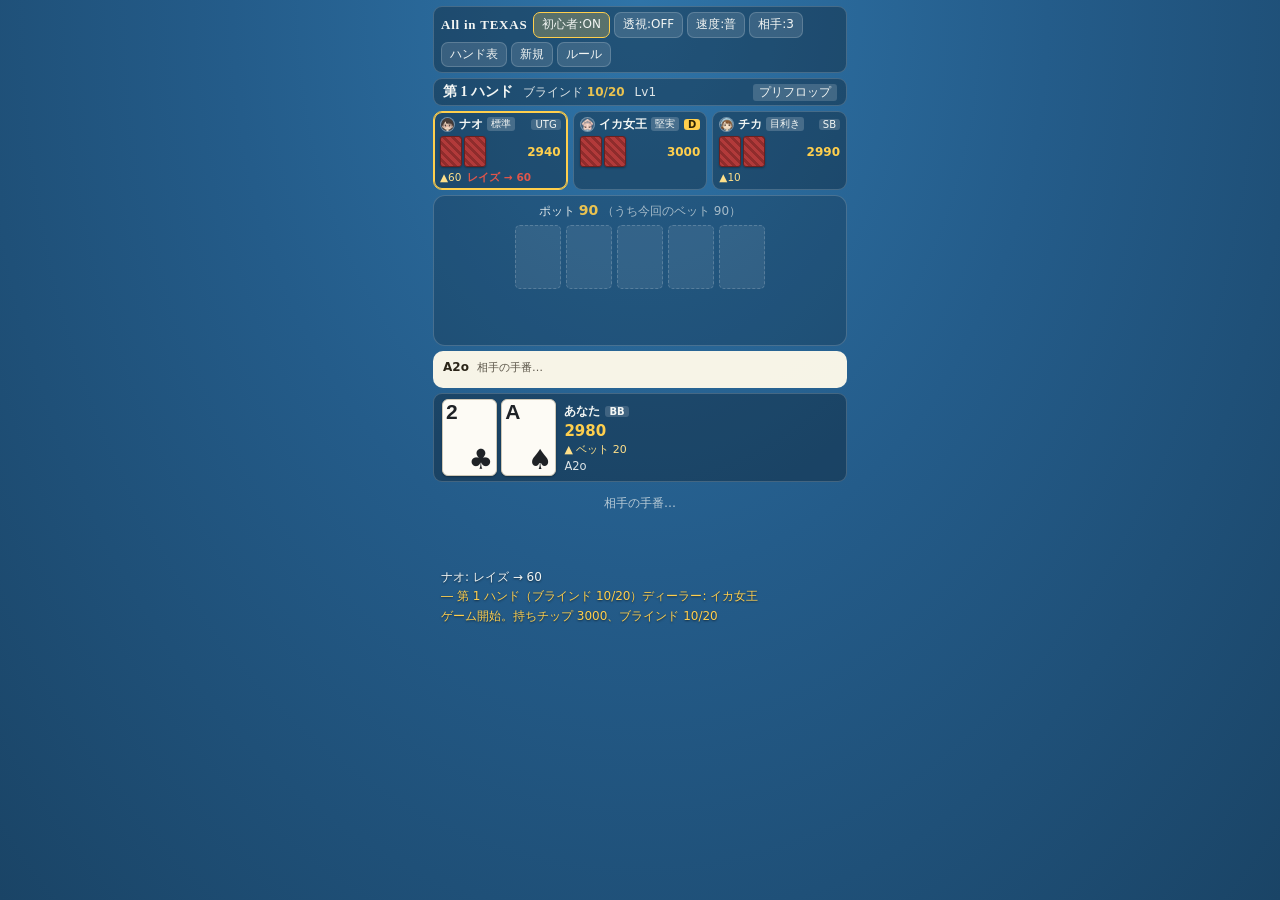
<file: app/index.html>
<!DOCTYPE html>
<html lang="ja">
<head>
<meta charset="utf-8">
<meta name="viewport" content="width=device-width, initial-scale=1, viewport-fit=cover">
<title>All in TEXAS － テキサスホールデム</title>
<meta name="description" content="ブラウザだけで遊べる軽量なテキサスホールデム。初心者モードで勝率・アウツ・ポットオッズと推奨アクションを表示して戦略を学べる。">
<link rel="stylesheet" href="css/style.css">
<link rel="icon" href="data:image/svg+xml,<svg xmlns='http://www.w3.org/2000/svg' viewBox='0 0 32 32'><rect width='32' height='32' rx='6' fill='%23245c8a'/><text y='24' x='16' text-anchor='middle' font-size='20' fill='%23fbf7ec'>♠</text></svg>">
<link rel="canonical" href="https://pikaring.github.io/all-in-texas/app/">
</head>
<body>
<div id="app">
  <div class="topbar">
    <span class="title">All in TEXAS</span>
    <button class="btn" data-act="coach">初心者:ON</button>
    <button class="btn" data-act="open">透視:OFF</button>
    <button class="btn" data-act="speed">速度:普</button>
    <button class="btn" data-act="opps">相手:3</button>
    <button class="btn" data-act="chart">ハンド表</button>
    <button class="btn" data-act="pick">新規</button>
    <button class="btn" data-act="rules">ルール</button>
  </div>

  <div class="infobar" id="infobar"></div>
  <div class="opps" id="opps"></div>
  <div class="center" id="center"></div>
  <div class="coach" id="coach" hidden></div>
  <div class="self" id="self"></div>
  <div class="actions" id="actions"></div>
  <div class="log" id="log"></div>
</div>

<div class="overlay" id="overlay" hidden>
  <div class="sheet" id="sheet"></div>
</div>

<div class="overlay" id="chart-overlay" hidden>
  <div class="sheet">
    <h2>スターティングハンド表</h2>
    <div class="detail">
      169 種のハンドを強い順に色分け。右上が同じスート（s）、左下が違うスート（o）、対角線がポケットペア。
      色は「相手 3 人のときの勝率」の順位です。
    </div>
    <div class="chart-legend">
      <span class="t1">上位5%</span><span class="t2">〜15%</span><span class="t3">〜30%</span><span class="t4">〜50%</span><span class="t5">それ以下</span>
    </div>
    <div id="chart-grid" class="chart-grid"></div>
    <div id="chart-info" class="chart-info">マスを押すと順位と勝率が出ます</div>
    <div style="margin-top:12px;text-align:right">
      <button class="btn primary" data-act="close-chart">閉じる</button>
    </div>
  </div>
</div>

<div class="overlay" id="rules-overlay" hidden>
  <div class="sheet">
    <h2>ルールと遊び方</h2>
    <div class="detail">
      <b>ゲーム</b><br>
      ・ノーリミット・テキサスホールデム。自分 + CPU 1〜5 人のシット＆ゴー方式。<br>
      ・持ちチップ 3000。ブラインドは 8 ハンドごとに上がります（10/20 → 15/30 → 25/50 …）。<br>
      ・チップが尽きた人は退場。自分が飛ぶか、CPU が全員飛んだら終了です。<br>
      ・サイドポットあり。引き分けはポットを等分します。
      <div class="divider"></div>
      <b>進行</b><br>
      ・各自に 2 枚（手札）が配られ、共通カードがフロップ 3 枚 → ターン 1 枚 → リバー 1 枚と開きます。<br>
      ・手札 2 枚と共通カード 5 枚の計 7 枚から、最も強い 5 枚の組み合わせで勝負します。<br>
      ・ボタン：<b>フォールド</b>（降りる）／<b>チェック</b>（何もしない）／<b>コール</b>（合わせる）／<b>ベット・レイズ</b>（上乗せ）。<br>
      ・ベット額はスライダーか「1/2」「ポット」などのボタンで決めて、ベット／レイズを押します。
      <div class="divider"></div>
      <b>初心者モード</b><br>
      ・自分の手番に、勝率・アウツ・ポットオッズと<b>おすすめのアクション</b>を理由つきで表示します。<br>
      ・<b>勝率</b>は「残っている相手が、これまでの行動から推定されるハンドの範囲（レンジ）を持っている」と仮定して、
        残りのカードをランダムに配って最後まで戦わせる計算（モンテカルロ法）で求めています。
        レイズした人は上位 20%、コールした人は上位 30〜55% といった具合です。<br>
      ・<b>アウツ</b>は「次の 1 枚で今より上の役になる札」の枚数。フロップなら ×4、ターンなら ×2 がおおよその引ける確率（%）です。<br>
      ・<b>必要勝率</b>（ポットオッズ）＝ コール額 ÷（ポット + コール額）。勝率がこれを上回るならコールは損しません。<br>
      ・「透視」を ON にすると CPU の手札が見えます。答え合わせをしながら学ぶときに。<br>
      ・「ハンド表」で 169 種のスターティングハンドの強さを確認できます。
      <div class="divider"></div>
      <b>対戦相手</b><br>
      猫街三部作の 6 人から、相手の人数ぶんが卓に着きます。「新規」で、あなたのキャラと対戦相手を選べます（選ばなかった席はおまかせ）。CPU は自分の手札とボード、ポットしか見ていません。
      <div id="char-list"></div>
    </div>
    <div style="margin-top:12px;text-align:right">
      <button class="btn primary" data-act="close-rules">閉じる</button>
    </div>
  </div>
</div>

<script src="js/cards.js"></script>
<script src="js/faces.js"></script>
<script src="js/preflop.js"></script>
<script src="js/equity.js"></script>
<script src="js/coach.js"></script>
<script src="js/ai.js"></script>
<script src="js/game.js"></script>
<script src="js/ui.js"></script>
<script>
  PK.ui.init();
</script>
</body>
</html>
</file>
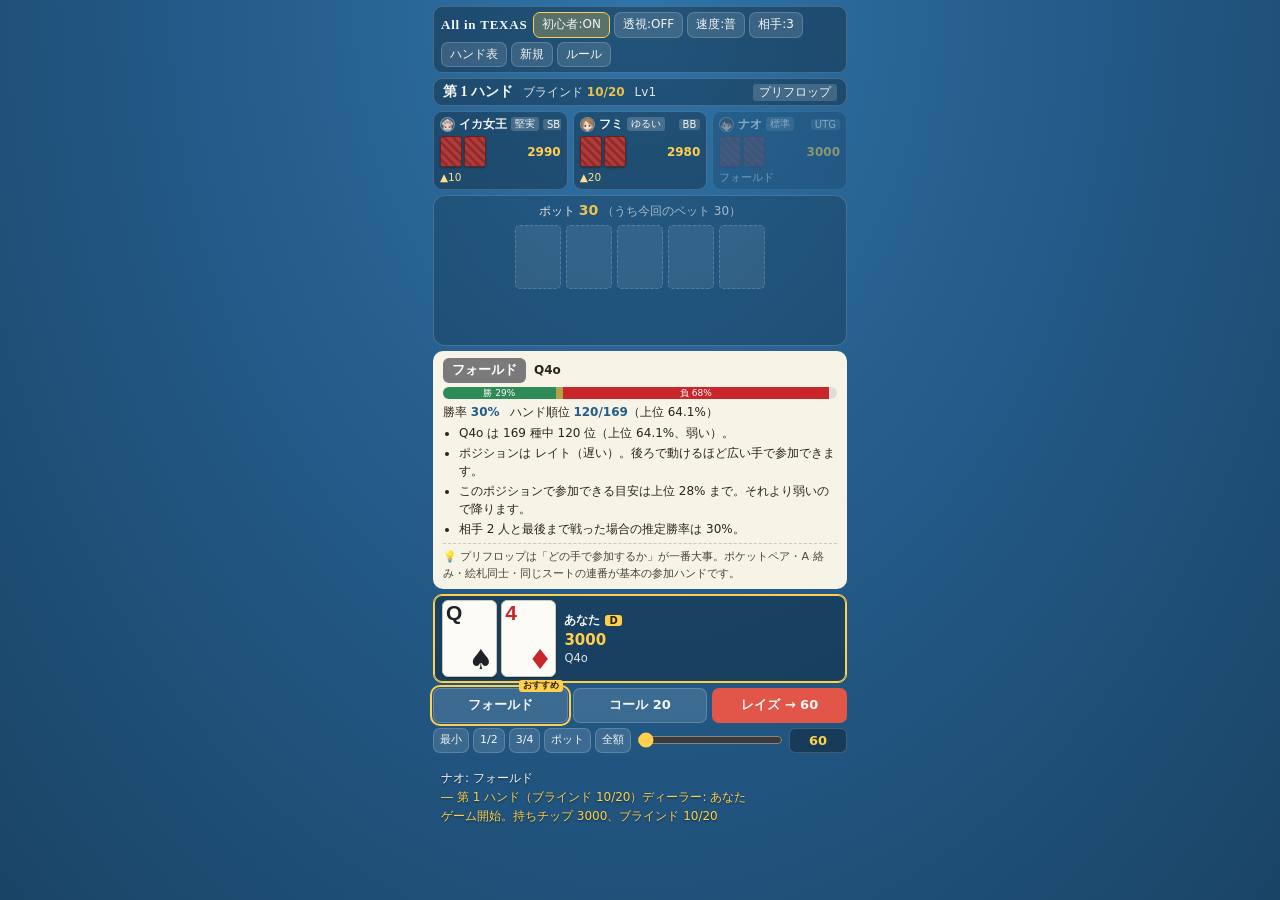
<file: app/standalone.html>
<!DOCTYPE html>
<html lang="ja">
<head>
<meta charset="utf-8">
<meta name="viewport" content="width=device-width, initial-scale=1, viewport-fit=cover">
<title>All in TEXAS － テキサスホールデム</title>
<meta name="description" content="ブラウザだけで遊べる軽量なテキサスホールデム。初心者モードで勝率・アウツ・ポットオッズと推奨アクションを表示して戦略を学べる。">
<style>
/*
 * style.css
 *
 * スマホ縦持ち（幅 430px まで）を基準にした 1 画面レイアウト。
 *   上から  操作ボタン / ハンド情報 / 相手（最大 5 人）/ 共通カードとポット /
 *           コーチ（初心者モード）/ ログ（余白を吸収）/ 自分 / コマンド（最下段）
 */

:root {
  --felt: #245c8a;
  --felt-dark: #1a4466;
  --panel: rgba(0, 0, 0, .28);
  --panel-solid: #163a57;
  --line: rgba(255, 255, 255, .18);
  --card-bg: #fdfbf5;
  --card-edge: #cfc8b6;
  --card-back: #b23a3a;
  --red: #c8262b;
  --black: #1f2226;
  --accent: #ffcf4d;
  --danger: #e2564a;
  --good: #57c77a;
  --text: #f3f6f4;
  --font-ui: "Hiragino Sans", "Hiragino Kaku Gothic ProN", "Noto Sans JP", "Yu Gothic", Meiryo, system-ui, sans-serif;
  --font-display: "Hiragino Mincho ProN", "Yu Mincho", "YuMincho", "Noto Serif JP", "Times New Roman", serif;

  --app-w: min(100vw, 430px);
  --card-w: min(46px, calc((var(--app-w) - 60px) / 5));   /* 共通カード 5 枚が 1 段に */
  --card-h: calc(var(--card-w) * 1.4);
  --hero-w: calc(var(--card-w) * 1.2);
  --hero-h: calc(var(--hero-w) * 1.4);
  --mini-w: 22px;
  --mini-h: calc(var(--mini-w) * 1.4);
}

* { box-sizing: border-box; }
[hidden] { display: none !important; }

html, body {
  margin: 0;
  padding: 0;
  height: 100%;
  overflow: hidden;
  background: radial-gradient(ellipse at 50% 0%, #2f74a8, var(--felt) 45%, var(--felt-dark));
  color: var(--text);
  font-family: var(--font-ui);
  -webkit-text-size-adjust: 100%;
  overscroll-behavior: none;
}

/* ログを最下段に置くのは、iPhone の Safari で画面下のツールバーが盤面に重なっても、
   隠れるのが古いログだけで済むようにするため（新しい行が上）。 */
#app {
  width: 100%;
  max-width: 430px;
  height: 100dvh;
  margin: 0 auto;
  padding: 6px 8px calc(6px + env(safe-area-inset-bottom, 0px));
  /* 欄が出たり消えたりしても行の割り当てがずれないよう、縦並び（flex）にする */
  display: flex;
  flex-direction: column;
  gap: 5px;
  overflow: hidden;
}
#app > * { flex: none; }
#app > .log { flex: 1 1 0; }

/* ---- 上部の操作ボタン ---- */
.topbar {
  display: flex;
  align-items: center;
  gap: 4px;
  flex-wrap: wrap;
  background: var(--panel);
  border: 1px solid var(--line);
  border-radius: 9px;
  padding: 5px 7px;
}
.topbar .title {
  font-family: var(--font-display);
  font-weight: 700;
  font-size: 13px;
  letter-spacing: .06em;
  margin-right: 2px;
  cursor: default;
  user-select: none;
  white-space: nowrap;
}
.btn {
  background: rgba(255, 255, 255, .12);
  border: 1px solid var(--line);
  color: var(--text);
  border-radius: 7px;
  padding: 4px 8px;
  font-size: 12px;
  font-family: inherit;
  line-height: 1.3;
  cursor: pointer;
  transition: background .12s;
  white-space: nowrap;
}
.btn:hover { background: rgba(255, 255, 255, .22); }
.btn:active { transform: translateY(1px); }
.btn:focus-visible { outline: 2px solid var(--accent); outline-offset: 2px; }
.btn.primary { background: var(--accent); color: #2b2205; border-color: transparent; font-weight: 700; }
.btn.primary:hover { background: #ffdd7a; }
.btn.warn { background: var(--danger); border-color: transparent; font-weight: 700; }
.btn.on { background: rgba(255, 207, 77, .25); border-color: var(--accent); }
.btn:disabled { opacity: .4; cursor: default; }

/* ---- ハンド情報 ---- */
.infobar {
  display: flex;
  align-items: center;
  gap: 10px;
  background: var(--panel);
  border: 1px solid var(--line);
  border-radius: 9px;
  padding: 4px 9px;
  font-size: 12px;
  height: 28px;
  overflow: hidden;
  white-space: nowrap;
}
.infobar .round { font-family: var(--font-display); font-size: 14px; font-weight: 700; }
.infobar .stat { font-variant-numeric: tabular-nums; opacity: .9; }
.infobar .stat b { color: var(--accent); }
.infobar .street { margin-left: auto; background: rgba(255, 255, 255, .16); border-radius: 3px; padding: 0 6px; }

/* ---- カード ---- */
.card {
  width: var(--card-w);
  height: var(--card-h);
  background: var(--card-bg);
  border: 1px solid var(--card-edge);
  border-radius: 5px;
  color: var(--black);
  display: flex;
  flex-direction: column;
  justify-content: space-between;
  padding: 2px 3px;
  font-weight: 700;
  line-height: 1;
  box-shadow: 0 1px 2px rgba(0, 0, 0, .3);
  user-select: none;
  position: relative;
  flex: none;
}
.card.red { color: var(--red); }
.card .r { font-size: calc(var(--card-w) * .36); font-family: "Helvetica Neue", Arial, sans-serif; }
.card .s { font-size: calc(var(--card-w) * .5); align-self: flex-end; }
.card.back {
  background: repeating-linear-gradient(45deg, var(--card-back) 0 3px, #8f2c2c 3px 6px);
  border-color: #6b2020;
}
.card.slot { background: rgba(255, 255, 255, .08); border: 1px dashed var(--line); box-shadow: none; }
.card.mini { width: var(--mini-w); height: var(--mini-h); border-radius: 3px; padding: 1px 2px; }
.card.mini .r { font-size: 10px; }
.card.mini .s { font-size: 11px; }
.card.hero { width: var(--hero-w); height: var(--hero-h); border-radius: 6px; }
.card.hero .r { font-size: calc(var(--hero-w) * .38); }
.card.hero .s { font-size: calc(var(--hero-w) * .5); }
.card.win { outline: 2px solid var(--accent); outline-offset: 1px; }
.card.dim { opacity: .45; }

/* ---- 相手 ---- */
.opps { display: grid; grid-template-columns: repeat(3, 1fr); gap: 5px; }
.opps.n1 { grid-template-columns: 1fr; }
.opps.n2 { grid-template-columns: repeat(2, 1fr); }
.opps.n4, .opps.n5 { grid-template-columns: repeat(3, 1fr); }
.seat {
  background: var(--panel);
  border: 1px solid var(--line);
  border-radius: 9px;
  padding: 4px 6px;
  min-width: 0;
  display: flex;
  flex-direction: column;
  gap: 3px;
  transition: opacity .2s;
}
.seat.active { border-color: var(--accent); box-shadow: 0 0 0 1px var(--accent) inset; }
.seat.folded { opacity: .45; }
.seat.out { opacity: .25; }
.seat.winner { border-color: var(--good); box-shadow: 0 0 0 1px var(--good) inset; }
.seat-head {
  display: flex;
  align-items: center;
  gap: 4px;
  font-size: 11.5px;
  height: 16px;
  overflow: hidden;
  white-space: nowrap;
}
.seat-head .nm { font-weight: 700; }
.seat-head .tag { background: rgba(255, 255, 255, .18); border-radius: 3px; padding: 0 4px; font-size: 10px; }
.seat-head .pos { background: rgba(255, 255, 255, .16); border-radius: 3px; padding: 0 4px; font-size: 10px; margin-left: auto; }
.seat-head .pos.dealer { background: var(--accent); color: #2b2205; font-weight: 700; }
.seat-body { display: flex; align-items: center; gap: 5px; height: calc(var(--mini-h) + 2px); }
.seat-body .cards { display: flex; gap: 2px; }
.seat-body .stack { font-variant-numeric: tabular-nums; font-size: 12px; color: var(--accent); font-weight: 700; margin-left: auto; }
.seat-foot { font-size: 10.5px; height: 14px; display: flex; gap: 6px; white-space: nowrap; overflow: hidden; }
.seat-foot .bet { color: #ffe08a; font-variant-numeric: tabular-nums; }
.seat-foot .last { opacity: .8; }
.seat-foot .last.strong { color: var(--danger); font-weight: 700; opacity: 1; }

/* ---- 共通カードとポット ---- */
.center {
  background: rgba(0, 0, 0, .18);
  border: 1px solid var(--line);
  border-radius: 12px;
  padding: 6px 8px;
  display: flex;
  flex-direction: column;
  align-items: center;
  gap: 5px;
}
.center .pot { font-size: 12px; opacity: .9; font-variant-numeric: tabular-nums; }
.center .pot b { color: var(--accent); font-size: 14px; }
.center .board { display: flex; gap: 5px; }
.center .result { font-size: 12.5px; color: var(--accent); font-weight: 700; text-align: center; min-height: 16px; }
/* ハンド終了時のひとこと（高さを固定して、出ても消えてもレイアウトを動かさない） */
.quip-row { height: 24px; display: flex; align-items: center; justify-content: center; max-width: 100%; }
.quip { display: flex; align-items: center; gap: 6px; min-width: 0; }
.quip .bubble {
  background: var(--card-bg); color: var(--black);
  border-radius: 10px; padding: 1px 9px;
  font-size: 11.5px; line-height: 1.6;
  white-space: nowrap; overflow: hidden; text-overflow: ellipsis;
}
.quip .bubble b { color: var(--felt); margin-right: 5px; }
.quip.big { margin: 8px 0; gap: 10px; }
.quip.big .bubble { white-space: normal; border-radius: 12px; padding: 8px 11px; font-size: 13px; }
.quip.big .bubble b { display: block; font-size: 11px; }

/* 顔アイコン */
.face {
  width: 15px; height: 15px; flex: none;
  border-radius: 50%; object-fit: cover;
  background: rgba(255, 255, 255, .12);
  border: 1px solid rgba(255, 255, 255, .3);
}
.quip .face { width: 22px; height: 22px; border-color: var(--accent); }
.quip.lose .face { border-color: rgba(255, 255, 255, .35); }
.face.mid { width: 44px; height: 44px; }
.quip .face.big { width: 76px; height: 76px; border-width: 2px; }

/* ---- コーチ（初心者モード） ---- */
.coach {
  background: rgba(255, 250, 235, .96);
  color: #2a2418;
  border-radius: 10px;
  padding: 7px 10px;
  font-size: 12px;
  line-height: 1.55;
  max-height: 34vh;
  overflow-y: auto;
  scrollbar-width: thin;
}
.coach .head { display: flex; align-items: center; gap: 8px; margin-bottom: 4px; }
.coach .rec {
  background: #245c8a;
  color: #fff;
  border-radius: 6px;
  padding: 2px 9px;
  font-weight: 700;
  font-size: 13px;
  white-space: nowrap;
}
.coach .rec.fold { background: #7a7a7a; }
.coach .rec.raise, .coach .rec.bet { background: #c8262b; }
.coach .rec.call { background: #2e8b57; }
.coach .hand { font-weight: 700; }
.coach .sub { opacity: .75; font-size: 11px; }
.coach .bar {
  display: flex;
  height: 12px;
  border-radius: 6px;
  overflow: hidden;
  background: #ddd;
  margin: 4px 0;
  font-size: 9px;
  line-height: 12px;
  color: #fff;
  text-align: center;
}
.coach .bar .w { background: #2e8b57; }
.coach .bar .t { background: #b0a24a; }
.coach .bar .l { background: #c8262b; }
.coach .bar .need { position: relative; }
.coach .stats { display: flex; flex-wrap: wrap; gap: 4px 10px; font-variant-numeric: tabular-nums; margin-bottom: 3px; }
.coach .stats span b { color: #245c8a; }
.coach ul { margin: 3px 0 0; padding-left: 16px; }
.coach li { margin: 1px 0; }
.coach .tip { margin-top: 4px; padding-top: 4px; border-top: 1px dashed #c9c1ad; font-size: 11px; opacity: .85; }
.coach .outs { display: flex; flex-wrap: wrap; gap: 2px; align-items: center; margin: 2px 0; }
.coach .outs .card.mini { --mini-w: 18px; box-shadow: none; }
.coach .outs .lbl { font-size: 11px; margin-right: 4px; white-space: nowrap; }

/* ---- ログ ---- */
.log {
  padding: 2px 8px;
  font-size: 12px;
  line-height: 1.6;
  overflow-y: auto;
  font-variant-numeric: tabular-nums;
  min-height: 0;
  display: flex;
  flex-direction: column;
  justify-content: flex-start;
  scrollbar-width: none;
  text-shadow: 0 1px 2px rgba(0, 0, 0, .5);
}
.log::-webkit-scrollbar { display: none; }
.log div { opacity: .8; flex: none; }
.log div:first-child { opacity: 1; }
.log div.hl { color: var(--accent); opacity: 1; }

/* ---- 自分 ---- */
.self {
  background: var(--panel);
  border: 1px solid var(--line);
  border-radius: 9px;
  padding: 5px 8px;
  display: flex;
  align-items: center;
  gap: 8px;
}
.self.active { border-color: var(--accent); box-shadow: 0 0 0 1px var(--accent) inset; }
.self.winner { border-color: var(--good); box-shadow: 0 0 0 1px var(--good) inset; }
.self .cards { display: flex; gap: 4px; }
.self .info { display: flex; flex-direction: column; gap: 2px; font-size: 12px; min-width: 0; flex: 1; }
.self .info .nm { font-weight: 700; display: flex; gap: 5px; align-items: center; }
.self .info .stack { color: var(--accent); font-variant-numeric: tabular-nums; font-weight: 700; font-size: 15px; }
.self .info .bet { color: #ffe08a; font-variant-numeric: tabular-nums; font-size: 11px; }
.self .info .handname { font-size: 11.5px; opacity: .9; }
.self .pos { background: rgba(255, 255, 255, .16); border-radius: 3px; padding: 0 4px; font-size: 10px; }
.self .pos.dealer { background: var(--accent); color: #2b2205; font-weight: 700; }

/* ---- コマンド ---- */
.actions {
  display: flex;
  flex-direction: column;
  gap: 5px;
  min-height: 74px;
}
.actions .row { display: flex; gap: 5px; align-items: center; }
.actions .row .btn { flex: 1; padding: 8px 4px; font-size: 13px; font-weight: 700; }
.actions .row .btn.rec { outline: 2px solid var(--accent); outline-offset: 1px; position: relative; }
.actions .row .btn.rec::after {
  content: 'おすすめ';
  position: absolute;
  top: -9px;
  right: 4px;
  background: var(--accent);
  color: #2b2205;
  font-size: 9px;
  font-weight: 700;
  border-radius: 3px;
  padding: 0 4px;
}
.actions .sizer { display: flex; gap: 4px; align-items: center; }
.actions .sizer .btn { padding: 4px 6px; font-size: 11px; }
.actions .sizer input[type=range] { flex: 1; min-width: 40px; accent-color: var(--accent); }
.actions .sizer .amt {
  width: 58px;
  background: rgba(0, 0, 0, .3);
  border: 1px solid var(--line);
  color: var(--accent);
  font-weight: 700;
  border-radius: 6px;
  padding: 4px;
  text-align: right;
  font-variant-numeric: tabular-nums;
  font-family: inherit;
  font-size: 13px;
}
.actions .wait { text-align: center; font-size: 12px; opacity: .7; padding: 8px 0; }

/* ---- オーバーレイ ---- */
.overlay {
  position: fixed;
  inset: 0;
  background: rgba(0, 0, 0, .55);
  display: flex;
  align-items: center;
  justify-content: center;
  padding: 12px;
  z-index: 10;
}
.sheet {
  background: var(--panel-solid);
  border: 1px solid var(--line);
  border-radius: 12px;
  padding: 14px 16px;
  width: min(100%, 420px);
  max-height: 92dvh;
  overflow-y: auto;
  box-shadow: 0 10px 30px rgba(0, 0, 0, .5);
}
.sheet h2 { margin: 0 0 8px; font-size: 16px; font-family: var(--font-display); letter-spacing: .05em; }
.sheet .detail { font-size: 12.5px; line-height: 1.7; }
.sheet .divider { border-top: 1px solid var(--line); margin: 8px 0; }
.sheet .big { font-size: 22px; font-weight: 700; color: var(--accent); margin: 6px 0; }
.sheet .result-list { font-size: 12.5px; line-height: 1.8; }

.char { margin: 9px 0; display: flex; gap: 9px; align-items: center; }
.char-body { flex: 1; min-width: 0; }
.char-top { display: flex; align-items: center; gap: 6px; font-size: 14px; }
.char-top .tag { background: rgba(255, 255, 255, .18); border-radius: 3px; padding: 0 5px; font-size: 11px; }
.char-top .nums { margin-left: auto; font-size: 11px; opacity: .75; font-variant-numeric: tabular-nums; }
.char-desc { font-size: 12px; opacity: .85; line-height: 1.6; }

/* ---- ハンド表 ---- */
.chart-legend { display: flex; gap: 4px; margin: 8px 0 6px; font-size: 10px; }
.chart-legend span { padding: 1px 5px; border-radius: 3px; color: #1a1a1a; }
.chart-grid {
  display: grid;
  grid-template-columns: repeat(13, 1fr);
  gap: 1px;
  font-size: 9px;
  font-weight: 700;
  user-select: none;
}
.chart-grid div {
  aspect-ratio: 1;
  display: flex;
  align-items: center;
  justify-content: center;
  border-radius: 2px;
  color: #1a1a1a;
  cursor: pointer;
}
.chart-grid div.cur { outline: 2px solid #fff; outline-offset: -1px; box-shadow: 0 0 0 2px var(--accent); z-index: 1; }
.t1 { background: #e0524a; color: #fff !important; }
.t2 { background: #f0a04b; }
.t3 { background: #f2d15a; }
.t4 { background: #cfe3a6; }
.t5 { background: #e6e6e6; }
.chart-info { margin-top: 6px; font-size: 12px; min-height: 18px; color: var(--accent); }

@media (prefers-reduced-motion: reduce) {
  * { transition: none !important; }
}

/* 顔ぶれを選ぶ */
.pick-grid { display: grid; grid-template-columns: repeat(auto-fill, minmax(56px, 1fr)); gap: 6px; margin: 4px 0 12px; }
.pick {
  position: relative;
  display: flex; flex-direction: column; align-items: center; gap: 2px;
  background: rgba(255, 255, 255, .06);
  border: 1px solid var(--line);
  border-radius: 10px;
  padding: 6px 2px 5px;
  color: var(--text); font-family: inherit;
  cursor: pointer;
}
.pick.on { border-color: var(--accent); background: rgba(255, 207, 77, .16); box-shadow: 0 0 0 1px var(--accent) inset; }
.pick.off { opacity: .3; cursor: default; }
.pick .pn { font-size: 11px; font-weight: 700; white-space: nowrap; }
.pick .pt2 { font-size: 9.5px; opacity: .7; }
.pick .noface {
  width: 44px; height: 44px; border-radius: 50%;
  display: flex; align-items: center; justify-content: center;
  background: rgba(255, 255, 255, .12); font-size: 18px; font-weight: 700; opacity: .7;
}
.pick .order {
  position: absolute; top: 2px; right: 2px;
  background: var(--accent); color: #2b2205;
  border-radius: 4px; padding: 0 3px; font-size: 9.5px; font-weight: 700;
}
.pick-actions { display: flex; gap: 6px; justify-content: flex-end; flex-wrap: wrap; }
</style>
<link rel="icon" href="data:image/svg+xml,<svg xmlns='http://www.w3.org/2000/svg' viewBox='0 0 32 32'><rect width='32' height='32' rx='6' fill='%23245c8a'/><text y='24' x='16' text-anchor='middle' font-size='20' fill='%23fbf7ec'>♠</text></svg>">
<link rel="canonical" href="https://pikaring.github.io/all-in-texas/app/">
</head>
<body>
<div id="app">
  <div class="topbar">
    <span class="title">All in TEXAS</span>
    <button class="btn" data-act="coach">初心者:ON</button>
    <button class="btn" data-act="open">透視:OFF</button>
    <button class="btn" data-act="speed">速度:普</button>
    <button class="btn" data-act="opps">相手:3</button>
    <button class="btn" data-act="chart">ハンド表</button>
    <button class="btn" data-act="pick">新規</button>
    <button class="btn" data-act="rules">ルール</button>
  </div>

  <div class="infobar" id="infobar"></div>
  <div class="opps" id="opps"></div>
  <div class="center" id="center"></div>
  <div class="coach" id="coach" hidden></div>
  <div class="self" id="self"></div>
  <div class="actions" id="actions"></div>
  <div class="log" id="log"></div>
</div>

<div class="overlay" id="overlay" hidden>
  <div class="sheet" id="sheet"></div>
</div>

<div class="overlay" id="chart-overlay" hidden>
  <div class="sheet">
    <h2>スターティングハンド表</h2>
    <div class="detail">
      169 種のハンドを強い順に色分け。右上が同じスート（s）、左下が違うスート（o）、対角線がポケットペア。
      色は「相手 3 人のときの勝率」の順位です。
    </div>
    <div class="chart-legend">
      <span class="t1">上位5%</span><span class="t2">〜15%</span><span class="t3">〜30%</span><span class="t4">〜50%</span><span class="t5">それ以下</span>
    </div>
    <div id="chart-grid" class="chart-grid"></div>
    <div id="chart-info" class="chart-info">マスを押すと順位と勝率が出ます</div>
    <div style="margin-top:12px;text-align:right">
      <button class="btn primary" data-act="close-chart">閉じる</button>
    </div>
  </div>
</div>

<div class="overlay" id="rules-overlay" hidden>
  <div class="sheet">
    <h2>ルールと遊び方</h2>
    <div class="detail">
      <b>ゲーム</b><br>
      ・ノーリミット・テキサスホールデム。自分 + CPU 1〜5 人のシット＆ゴー方式。<br>
      ・持ちチップ 3000。ブラインドは 8 ハンドごとに上がります（10/20 → 15/30 → 25/50 …）。<br>
      ・チップが尽きた人は退場。自分が飛ぶか、CPU が全員飛んだら終了です。<br>
      ・サイドポットあり。引き分けはポットを等分します。
      <div class="divider"></div>
      <b>進行</b><br>
      ・各自に 2 枚（手札）が配られ、共通カードがフロップ 3 枚 → ターン 1 枚 → リバー 1 枚と開きます。<br>
      ・手札 2 枚と共通カード 5 枚の計 7 枚から、最も強い 5 枚の組み合わせで勝負します。<br>
      ・ボタン：<b>フォールド</b>（降りる）／<b>チェック</b>（何もしない）／<b>コール</b>（合わせる）／<b>ベット・レイズ</b>（上乗せ）。<br>
      ・ベット額はスライダーか「1/2」「ポット」などのボタンで決めて、ベット／レイズを押します。
      <div class="divider"></div>
      <b>初心者モード</b><br>
      ・自分の手番に、勝率・アウツ・ポットオッズと<b>おすすめのアクション</b>を理由つきで表示します。<br>
      ・<b>勝率</b>は「残っている相手が、これまでの行動から推定されるハンドの範囲（レンジ）を持っている」と仮定して、
        残りのカードをランダムに配って最後まで戦わせる計算（モンテカルロ法）で求めています。
        レイズした人は上位 20%、コールした人は上位 30〜55% といった具合です。<br>
      ・<b>アウツ</b>は「次の 1 枚で今より上の役になる札」の枚数。フロップなら ×4、ターンなら ×2 がおおよその引ける確率（%）です。<br>
      ・<b>必要勝率</b>（ポットオッズ）＝ コール額 ÷（ポット + コール額）。勝率がこれを上回るならコールは損しません。<br>
      ・「透視」を ON にすると CPU の手札が見えます。答え合わせをしながら学ぶときに。<br>
      ・「ハンド表」で 169 種のスターティングハンドの強さを確認できます。
      <div class="divider"></div>
      <b>対戦相手</b><br>
      猫街三部作の 6 人から、相手の人数ぶんが卓に着きます。「新規」で、あなたのキャラと対戦相手を選べます（選ばなかった席はおまかせ）。CPU は自分の手札とボード、ポットしか見ていません。
      <div id="char-list"></div>
    </div>
    <div style="margin-top:12px;text-align:right">
      <button class="btn primary" data-act="close-rules">閉じる</button>
    </div>
  </div>
</div>

<script>
/*
 * cards.js - カードの表現と 5〜7 枚の役判定
 *
 * カードは 0〜51 の整数。rank = c >> 2（0=2 … 12=A）、suit = c & 3（s h d c）。
 * evaluate() は役の強さを 1 つの整数で返す（大きいほど強い）。
 *   (category << 20) | (k1 << 16) | (k2 << 12) | (k3 << 8) | (k4 << 4) | k5
 * category: 0 ハイカード … 8 ストレートフラッシュ
 */
(function (global) {
  'use strict';

  var PK = global.PK || (global.PK = {});

  var RANK_CHARS = '23456789TJQKA';
  var RANK_LABELS = ['2', '3', '4', '5', '6', '7', '8', '9', '10', 'J', 'Q', 'K', 'A'];
  var SUIT_CHARS = 'shdc';
  var SUIT_SYMBOLS = ['♠', '♥', '♦', '♣'];
  var CAT_NAMES = ['ハイカード', 'ワンペア', 'ツーペア', 'スリーカード', 'ストレート',
    'フラッシュ', 'フルハウス', 'フォーカード', 'ストレートフラッシュ'];

  function rank(c) { return c >> 2; }
  function suit(c) { return c & 3; }
  function make(r, s) { return (r << 2) | s; }
  function toString(c) { return RANK_CHARS[rank(c)] + SUIT_CHARS[suit(c)]; }
  function parse(s) {
    var r = RANK_CHARS.indexOf(s[0].toUpperCase());
    var su = SUIT_CHARS.indexOf(s[1].toLowerCase());
    if (r < 0 || su < 0) throw new Error('bad card: ' + s);
    return make(r, su);
  }
  function parseMany(s) {
    return s.trim().split(/[\s,]+/).filter(Boolean).map(parse);
  }

  function newDeck() {
    var d = [];
    for (var i = 0; i < 52; i++) d.push(i);
    return d;
  }
  function shuffle(arr, rng) {
    rng = rng || Math.random;
    for (var i = arr.length - 1; i > 0; i--) {
      var j = Math.floor(rng() * (i + 1));
      var t = arr[i]; arr[i] = arr[j]; arr[j] = t;
    }
    return arr;
  }

  /** 決定的な乱数（テスト用） */
  function mulberry32(seed) {
    var a = seed >>> 0;
    return function () {
      a = (a + 0x6D2B79F5) >>> 0;
      var t = a;
      t = Math.imul(t ^ (t >>> 15), t | 1);
      t ^= t + Math.imul(t ^ (t >>> 7), t | 61);
      return ((t ^ (t >>> 14)) >>> 0) / 4294967296;
    };
  }

  /* ---- 役判定 ---------------------------------------------------------- */

  // ビットマスク（bit r = ランク r がある）からストレートの最高ランクを返す。無ければ -1
  function straightHigh(mask) {
    // A を 5 の下にも置く（A2345）
    var m = (mask << 1) | ((mask >> 12) & 1);
    for (var h = 13; h >= 4; h--) {
      if (((m >> (h - 4)) & 31) === 31) return h - 1;
    }
    return -1;
  }

  // マスクから上位 n ランクを取り出して 4bit ずつ詰める
  function topRanks(mask, n) {
    var v = 0, cnt = 0;
    for (var r = 12; r >= 0 && cnt < n; r--) {
      if (mask & (1 << r)) { v = (v << 4) | r; cnt++; }
    }
    while (cnt < 5) { v <<= 4; cnt++; }
    return v;
  }

  function pack(cat, ranks) {
    var v = cat << 20;
    for (var i = 0; i < 5; i++) v |= ((ranks[i] == null ? 0 : ranks[i]) << (16 - 4 * i));
    return v;
  }

  function evaluate(cards) {
    var rc = [0, 0, 0, 0, 0, 0, 0, 0, 0, 0, 0, 0, 0];
    var sc = [0, 0, 0, 0];
    var mask = 0;
    var n = cards.length;
    for (var i = 0; i < n; i++) {
      var c = cards[i];
      rc[c >> 2]++; sc[c & 3]++; mask |= 1 << (c >> 2);
    }
    // フラッシュ（ストレートフラッシュ判定を先に）
    var flushSuit = -1;
    for (var s = 0; s < 4; s++) if (sc[s] >= 5) { flushSuit = s; break; }
    if (flushSuit >= 0) {
      var fmask = 0;
      for (i = 0; i < n; i++) if ((cards[i] & 3) === flushSuit) fmask |= 1 << (cards[i] >> 2);
      var sh = straightHigh(fmask);
      if (sh >= 0) return (8 << 20) | (sh << 16);
      var flushVal = (5 << 20) | topRanks(fmask, 5);
    }
    var quads = -1, trips = [], pairs = [];
    for (var r = 12; r >= 0; r--) {
      if (rc[r] === 4) quads = r;
      else if (rc[r] === 3) trips.push(r);
      else if (rc[r] === 2) pairs.push(r);
    }
    if (quads >= 0) {
      var k = topRanks(mask & ~(1 << quads), 1) >> 16;
      return pack(7, [quads, k]);
    }
    if (trips.length && (trips.length >= 2 || pairs.length)) {
      var pr = trips.length >= 2 ? trips[1] : pairs[0];
      return pack(6, [trips[0], pr]);
    }
    if (flushSuit >= 0) return flushVal;
    var st = straightHigh(mask);
    if (st >= 0) return pack(4, [st]);
    if (trips.length) {
      var rest = mask & ~(1 << trips[0]);
      return (3 << 20) | (trips[0] << 16) | (topRanks(rest, 2) >> 4);
    }
    if (pairs.length >= 2) {
      var rest2 = mask & ~(1 << pairs[0]) & ~(1 << pairs[1]);
      var kk = topRanks(rest2, 1) >> 16;
      return pack(2, [pairs[0], pairs[1], kk]);
    }
    if (pairs.length === 1) {
      var rest3 = mask & ~(1 << pairs[0]);
      var t3 = topRanks(rest3, 3); // k1<<16 | k2<<12 | k3<<8
      return (1 << 20) | (pairs[0] << 16) | (t3 >> 4);
    }
    return (0 << 20) | topRanks(mask, 5);
  }

  function category(value) { return value >> 20; }
  function kicker(value, i) { return (value >> (16 - 4 * i)) & 15; }

  /** 役の日本語説明（例: "Aのワンペア"、"Kハイ"） */
  function describe(value) {
    var cat = category(value);
    var k1 = RANK_LABELS[kicker(value, 0)];
    var k2 = RANK_LABELS[kicker(value, 1)];
    switch (cat) {
      case 0: return k1 + 'ハイ';
      case 1: return k1 + 'のワンペア';
      case 2: return k1 + 'と' + k2 + 'のツーペア';
      case 3: return k1 + 'のスリーカード';
      case 4: return k1 + 'ハイのストレート';
      case 5: return k1 + 'ハイのフラッシュ';
      case 6: return k1 + 'と' + k2 + 'のフルハウス';
      case 7: return k1 + 'のフォーカード';
      case 8: return kicker(value, 0) === 12 ? 'ロイヤルフラッシュ' : k1 + 'ハイのストレートフラッシュ';
    }
    return '';
  }

  /** 7 枚の中から役を構成する 5 枚を返す（表示のハイライト用） */
  function bestFive(cards) {
    if (cards.length <= 5) return cards.slice();
    var best = -1, bestSet = null;
    var n = cards.length;
    for (var a = 0; a < n - 4; a++)
      for (var b = a + 1; b < n - 3; b++)
        for (var c = b + 1; c < n - 2; c++)
          for (var d = c + 1; d < n - 1; d++)
            for (var e = d + 1; e < n; e++) {
              var set = [cards[a], cards[b], cards[c], cards[d], cards[e]];
              var v = evaluate(set);
              if (v > best) { best = v; bestSet = set; }
            }
    return bestSet;
  }

  /** スターティングハンドの表記（AKs / AKo / 77） */
  function handClass(c1, c2) {
    var r1 = rank(c1), r2 = rank(c2);
    var hi = Math.max(r1, r2), lo = Math.min(r1, r2);
    if (hi === lo) return RANK_CHARS[hi] + RANK_CHARS[lo];
    return RANK_CHARS[hi] + RANK_CHARS[lo] + (suit(c1) === suit(c2) ? 's' : 'o');
  }

  PK.cards = {
    RANK_CHARS: RANK_CHARS, RANK_LABELS: RANK_LABELS, SUIT_SYMBOLS: SUIT_SYMBOLS, CAT_NAMES: CAT_NAMES,
    rank: rank, suit: suit, make: make, toString: toString, parse: parse, parseMany: parseMany,
    newDeck: newDeck, shuffle: shuffle, mulberry32: mulberry32,
    evaluate: evaluate, category: category, kicker: kicker, describe: describe, bestFive: bestFive,
    handClass: handClass
  };
})(typeof window !== 'undefined' ? window : globalThis);
</script>
<script>
/*
 * faces.js - 登場人物の顔アイコン（tools/make_faces.py が生成。手で編集しない）
 *
 * 「街と、その白い壁」の立ち絵から顔のまわりを切り抜いたもの。
 * 1 ファイル版でも表示できるよう、画像は data URI で埋め込んである。
 */
(function (global) {
  'use strict';
  var NS = global.PK || (global.PK = {});
  NS.FACES = {
    nao: { normal: '[data-uri]', win: '[data-uri]', lose: '[data-uri]' },
    fumi: { normal: '[data-uri]', win: '[data-uri]', lose: '[data-uri]' },
    maki: { normal: '[data-uri]', win: '[data-uri]', lose: '[data-uri]' },
    chika: { normal: '[data-uri]', win: '[data-uri]', lose: '[data-uri]' },
    daiou: { normal: '[data-uri]', win: '[data-uri]', lose: '[data-uri]' },
    queen: { normal: '[data-uri]', win: '[data-uri]', lose: '[data-uri]' }
  };
})(typeof window !== 'undefined' ? window : globalThis);
</script>
<script>
/*
 * preflop.js - スターティングハンド 169 種の勝率表（tools/make_preflop.js で生成）
 *
 * 各要素は [ハンド, ランダム相手に対する勝率%, 上位何%か（そのハンドまでの累積コンボ割合）]。
 * hu = 相手 1 人（ヘッズアップ）、multi = 相手 3 人（4 人打ち）。40000 試行のモンテカルロ。
 */
(function (global) {
  'use strict';
  var PK = global.PK || (global.PK = {});
  var HU = [["AA",85.2,0.5],["KK",82.6,0.9],["QQ",79.7,1.4],["JJ",77.3,1.8],["TT",75.4,2.3],["99",72.2,2.7],["88",69.6,3.2],["AKs",67.3,3.5],["AQs",66.4,3.8],["77",66.1,4.2],["AJs",65.5,4.5],["AKo",65.4,5.4],["ATs",64.6,5.7],["AQo",64.3,6.6],["KQs",63.4,6.9],["AJo",63.2,7.8],["A9s",63.1,8.1],["66",63,8.6],["ATo",62.7,9.5],["KJs",62.6,9.8],["A8s",61.9,10.1],["KTs",61.5,10.4],["A7s",61.1,10.7],["KQo",61.1,11.6],["A9o",60.9,12.5],["55",60.6,13],["KJo",60.6,13.9],["K9s",60.5,14.2],["A8o",60,15.1],["A6s",60,15.4],["QJs",59.9,15.7],["KTo",59.7,16.6],["A5s",59.4,16.9],["QTs",59.1,17.2],["A7o",59,18.1],["A3s",58.9,18.4],["A4s",58.8,18.7],["K8s",58.5,19],["QJo",58.4,19.9],["K9o",57.8,20.8],["K7s",57.7,21.1],["Q9s",57.7,21.4],["JTs",57.7,21.7],["A2s",57.7,22],["A6o",57.7,22.9],["A5o",57.6,23.8],["QTo",57.5,24.7],["A4o",57.2,25.6],["44",56.9,26.1],["K6s",56.5,26.4],["K5s",56,26.7],["K8o",56,27.6],["Q8s",55.9,27.9],["A3o",55.8,28.8],["K7o",55.6,29.7],["J9s",55.6,30],["JTo",55.1,30.9],["Q9o",55.1,31.8],["K4s",55,32.1],["K3s",54.4,32.4],["A2o",54.3,33.3],["Q7s",54.2,33.6],["K6o",54.1,34.5],["T9s",54,34.8],["J8s",53.9,35.1],["33",53.6,35.6],["J9o",53.4,36.5],["Q6s",53.3,36.8],["K2s",53.1,37.1],["Q8o",53.1,38],["K5o",52.9,38.9],["Q5s",52.7,39.2],["J7s",52.4,39.5],["Q4s",52.3,39.8],["K4o",52.3,40.7],["Q7o",51.9,41.6],["T8s",51.9,41.9],["K3o",51.4,42.8],["T9o",51.4,43.7],["Q6o",51.3,44.6],["J8o",51.1,45.6],["98s",50.9,45.9],["Q3s",50.8,46.2],["J6s",50.8,46.5],["T7s",50.6,46.8],["K2o",50.6,47.7],["Q2s",50.5,48],["22",50.4,48.4],["Q5o",50.2,49.3],["J5s",50.1,49.6],["T8o",49.8,50.5],["J7o",49.8,51.4],["Q4o",49.3,52.3],["J4s",49.1,52.6],["97s",49,52.9],["T6s",48.9,53.2],["Q3o",48.4,54.1],["J3s",48.4,54.4],["T7o",48.2,55.4],["87s",47.8,55.7],["98o",47.6,56.6],["J2s",47.4,56.9],["J6o",47.4,57.8],["J5o",47.3,58.7],["96s",47.3,59],["Q2o",46.9,59.9],["T5s",46.8,60.2],["J4o",46.6,61.1],["T4s",46.4,61.4],["97o",46.2,62.3],["86s",46.2,62.6],["T6o",46.1,63.5],["T3s",46.1,63.8],["95s",45.8,64.1],["76s",45.3,64.4],["87o",45.1,65.3],["T2s",45.1,65.6],["J3o",45,66.5],["85s",44.7,66.8],["96o",44.6,67.7],["J2o",44.5,68.6],["T5o",44.4,69.5],["94s",43.9,69.8],["75s",43.8,70.1],["T4o",43.5,71],["93s",43.2,71.3],["86o",43.1,72.2],["65s",43,72.5],["T3o",42.6,73.5],["95o",42.3,74.4],["76o",42.3,75.3],["84s",42.1,75.6],["92s",42.1,75.9],["74s",41.7,76.2],["T2o",41.6,77.1],["54s",41.3,77.4],["85o",41.2,78.3],["64s",41.2,78.6],["75o",41,79.5],["83s",41,79.8],["94o",40.7,80.7],["82s",40.6,81],["93o",39.9,81.9],["53s",39.9,82.2],["65o",39.9,83.1],["63s",39.8,83.4],["73s",39.7,83.7],["84o",39.5,84.6],["92o",39,85.5],["74o",38.7,86.4],["43s",38.6,86.7],["72s",38.3,87],["54o",38.2,87.9],["52s",37.9,88.2],["64o",37.6,89.1],["62s",37.6,89.4],["83o",37,90.3],["42s",36.9,90.6],["82o",36.7,91.6],["73o",36.4,92.5],["63o",36.3,93.4],["53o",36.2,94.3],["32s",35.8,94.6],["43o",35.2,95.5],["72o",34.7,96.4],["52o",34.5,97.3],["62o",33.9,98.2],["42o",33,99.1],["32o",32.2,100]];
  var MULTI = [["AA",63.8,0.5],["KK",58.3,0.9],["QQ",53.5,1.4],["JJ",49.6,1.8],["TT",45,2.3],["AKs",41.5,2.6],["99",41.1,3],["AQs",39.9,3.3],["AKo",39,4.2],["AJs",38.8,4.5],["KQs",37.9,4.8],["ATs",37.6,5.1],["88",37.4,5.6],["KJs",37.2,5.9],["AQo",36.8,6.8],["KTs",35.9,7.1],["QJs",35.6,7.4],["AJo",35.4,8.3],["KQo",35.3,9.2],["A9s",34.6,9.5],["QTs",34.4,9.8],["ATo",34.4,10.7],["77",34.3,11.2],["KJo",33.9,12.1],["JTs",33.5,12.4],["K9s",33,12.7],["A8s",32.8,13],["KTo",32.7,13.9],["A7s",32.6,14.2],["QJo",32.4,15.1],["A5s",31.6,15.4],["Q9s",31.6,15.7],["66",31.6,16.1],["A9o",31.3,17],["QTo",31.3,17.9],["T9s",31.3,18.3],["J9s",31.2,18.6],["A6s",31.1,18.9],["A4s",31,19.2],["K8s",30.7,19.5],["A3s",30.3,19.8],["JTo",30.1,20.7],["A8o",29.9,21.6],["K7s",29.8,21.9],["Q8s",29.5,22.2],["K9o",29.4,23.1],["A2s",29.3,23.4],["55",29.2,23.8],["K6s",29.2,24.1],["T8s",29,24.4],["Q9o",29,25.3],["J8s",28.8,25.6],["A7o",28.6,26.5],["K5s",28.5,26.8],["98s",28.5,27.1],["A5o",28,28.1],["J9o",27.9,29],["K4s",27.6,29.3],["T9o",27.6,30.2],["Q7s",27.6,30.5],["Q6s",27.5,30.8],["A6o",27.5,31.7],["K8o",27.3,32.6],["A4o",27.2,33.5],["J7s",26.9,33.8],["K3s",26.9,34.1],["T7s",26.8,34.4],["97s",26.6,34.7],["87s",26.5,35],["Q8o",26.5,35.9],["44",26.4,36.3],["K7o",26.3,37.3],["A3o",26.3,38.2],["K2s",26.2,38.5],["Q5s",26.2,38.8],["Q4s",25.6,39.1],["T8o",25.6,40],["J8o",25.5,40.9],["A2o",25.2,41.8],["86s",25.2,42.1],["J6s",25.2,42.4],["76s",25.1,42.7],["98o",25.1,43.6],["K6o",25,44.5],["J5s",24.8,44.8],["T6s",24.7,45.1],["Q3s",24.6,45.4],["96s",24.4,45.7],["K5o",24.4,46.6],["Q2s",24.2,46.9],["J4s",24.1,47.2],["Q7o",23.8,48.1],["65s",23.8,48.4],["33",23.8,48.9],["75s",23.5,49.2],["T7o",23.5,50.1],["J7o",23.5,51],["J3s",23.5,51.3],["85s",23.4,51.6],["Q6o",23.4,52.5],["K4o",23.3,53.4],["T5s",23.2,53.7],["95s",23.2,54],["54s",23,54.3],["87o",23,55.2],["K3o",23,56.1],["T4s",22.6,56.4],["97o",22.5,57.3],["J2s",22.5,57.6],["Q5o",22.3,58.5],["T3s",22.3,58.8],["64s",21.9,59.1],["K2o",21.9,60],["74s",21.7,60.3],["22",21.7,60.8],["T2s",21.5,61.1],["94s",21.4,61.4],["86o",21.4,62.3],["T6o",21.4,63.2],["Q4o",21.4,64.1],["76o",21.3,65],["J6o",21.2,65.9],["Q3o",21.1,66.8],["J5o",21.1,67.7],["53s",21,68],["84s",20.8,68.3],["96o",20.8,69.2],["93s",20.7,69.5],["43s",20.6,69.8],["73s",20.6,70.1],["92s",20.3,70.4],["63s",20.2,70.7],["65o",20,71.6],["J4o",20,72.5],["Q2o",20,73.5],["52s",19.9,73.8],["75o",19.9,74.7],["83s",19.7,75],["82s",19.7,75.3],["85o",19.4,76.2],["42s",19.4,76.5],["95o",19.2,77.4],["J3o",19.2,78.3],["T5o",19.1,79.2],["54o",18.8,80.1],["62s",18.8,80.4],["J2o",18.5,81.3],["T4o",18.4,82.2],["72s",18.2,82.5],["64o",18.2,83.4],["32s",18.1,83.7],["T3o",17.8,84.6],["74o",17.7,85.5],["T2o",17.5,86.4],["94o",17.5,87.3],["53o",17.3,88.2],["84o",17.2,89.1],["63o",16.6,90],["93o",16.5,91],["43o",16.4,91.9],["92o",16.2,92.8],["73o",16.1,93.7],["83o",15.8,94.6],["52o",15.6,95.5],["82o",15.2,96.4],["42o",14.7,97.3],["62o",14.6,98.2],["72o",14.4,99.1],["32o",14.1,100]];

  // ハンド名 -> {rank, eq, pct} の索引を 2 表ぶん作る
  function index(tbl) {
    var m = {};
    tbl.forEach(function (row, i) { m[row[0]] = { rank: i + 1, eq: row[1], pct: row[2] }; });
    return m;
  }
  var IDX_HU = index(HU), IDX_MULTI = index(MULTI);

  function pick(multi) { return multi ? IDX_MULTI : IDX_HU; }

  PK.preflop = {
    HU: HU, MULTI: MULTI,
    /** そのハンドが上位何%か（0〜100、小さいほど強い）。multi=true で 4 人打ち表 */
    pct: function (key, multi) { var e = pick(multi)[key]; return e ? e.pct : 100; },
    /** ランダムな相手に対する勝率% */
    eq: function (key, multi) { var e = pick(multi)[key]; return e ? e.eq : 0; },
    /** 169 種中の順位 */
    rank: function (key, multi) { var e = pick(multi)[key]; return e ? e.rank : 169; }
  };
})(typeof window !== 'undefined' ? window : globalThis);
</script>
<script>
/*
 * equity.js - 勝率（エクイティ）とアウツの計算
 *
 * calc(hero, board, opps, trials)
 *   モンテカルロで勝率を求める。opps は相手ごとの { pct } で、
 *   「その相手はスターティングハンド上位 pct% の手を持っている」と仮定して配る
 *   （pct=100 なら完全ランダム）。
 * outs(hero, board)
 *   次の 1 枚で役が上がる札を列挙する（フロップ／ターン用）。
 */
(function (global) {
  'use strict';

  var PK = global.PK || (global.PK = {});
  var C = PK.cards;

  function remainingDeck(known) {
    var used = new Uint8Array(52);
    for (var i = 0; i < known.length; i++) used[known[i]] = 1;
    var d = [];
    for (var c = 0; c < 52; c++) if (!used[c]) d.push(c);
    return d;
  }

  /** 2 枚がレンジ（上位 pct%）に入るか */
  function inRange(c1, c2, pct, multi) {
    if (pct >= 100) return true;
    return PK.preflop.pct(C.handClass(c1, c2), multi) <= pct;
  }

  function calc(hero, board, opps, trials, rng) {
    rng = rng || Math.random;
    trials = trials || 1500;
    var nOpp = opps.length;
    var multi = nOpp >= 2;
    var deck = remainingDeck(hero.concat(board));
    var n = deck.length;
    var needBoard = 5 - board.length;
    var win = 0, tie = 0, lose = 0;

    for (var t = 0; t < trials; t++) {
      // 部分シャッフル：必要枚数ぶんだけ先頭に集める
      var need = needBoard + nOpp * 2;
      for (var i = 0; i < need; i++) {
        var j = i + Math.floor(rng() * (n - i));
        var tmp = deck[i]; deck[i] = deck[j]; deck[j] = tmp;
      }
      // レンジ付きの相手は、その位置の 2 枚がレンジに入るまで後ろの札と入れ替える
      var pos = needBoard;
      for (var o = 0; o < nOpp; o++, pos += 2) {
        var pct = opps[o].pct == null ? 100 : opps[o].pct;
        if (pct >= 100) continue;
        for (var tries = 0; tries < 40 && !inRange(deck[pos], deck[pos + 1], pct, multi); tries++) {
          var k1 = need + Math.floor(rng() * (n - need));
          var k2 = need + Math.floor(rng() * (n - need));
          var a = deck[pos]; deck[pos] = deck[k1]; deck[k1] = a;
          var b = deck[pos + 1]; deck[pos + 1] = deck[k2]; deck[k2] = b;
        }
      }
      var full = board.slice();
      for (i = 0; i < needBoard; i++) full.push(deck[i]);
      var hv = C.evaluate(full.concat(hero));
      var ties = 1, lost = false;
      for (o = 0; o < nOpp; o++) {
        var ov = C.evaluate(full.concat([deck[needBoard + o * 2], deck[needBoard + o * 2 + 1]]));
        if (ov > hv) { lost = true; break; }
        if (ov === hv) ties++;
      }
      if (lost) lose++;
      else if (ties === 1) win++;
      else tie += 1 / ties;
    }
    return {
      win: win / trials, tie: tie / trials, lose: lose / trials,
      equity: (win + tie) / trials, trials: trials
    };
  }

  /**
   * 次の 1 枚で役が上がる札（アウツ）
   * 戻り値: { total, groups: [{cat, name, count, cards}], draws: ['フラッシュドロー', ...], current }
   */
  function outs(hero, board) {
    var cur = C.evaluate(hero.concat(board));
    var curCat = C.category(cur);
    var deck = remainingDeck(hero.concat(board));
    var groups = {};
    var total = 0;
    for (var i = 0; i < deck.length; i++) {
      var v = C.evaluate(hero.concat(board, [deck[i]]));
      var vc = C.category(v);
      // 役のカテゴリが上がる札だけをアウツと数える（ただし自分のカードが絡まない
      // ボードだけの改善＝全員共通の改善は除く）
      if (vc <= curCat) continue;
      if (C.category(C.evaluate(board.concat([deck[i]]))) === vc) continue;
      var g = groups[vc] || (groups[vc] = { cat: vc, name: C.CAT_NAMES[vc], count: 0, cards: [] });
      g.count++; g.cards.push(deck[i]);
      total++;
    }
    var list = Object.keys(groups).map(function (k) { return groups[k]; })
      .sort(function (a, b) { return b.cat - a.cat; });

    // ドローの名前
    var draws = [];
    var sfOuts = groups[8] ? groups[8].count : 0;
    var flushOuts = (groups[5] ? groups[5].count : 0) + sfOuts;
    var straightOuts = (groups[4] ? groups[4].count : 0) + sfOuts;
    if (flushOuts >= 9) draws.push('フラッシュドロー');
    else if (flushOuts > 0 && curCat < 5) draws.push('フラッシュドロー');
    if (straightOuts >= 8) draws.push('オープンエンド');
    else if (straightOuts >= 4) draws.push('ガットショット');
    else if (straightOuts > 0) draws.push('ストレートドロー');
    if (curCat === 0 && board.length >= 3) {
      var maxBoard = Math.max.apply(null, board.map(C.rank));
      var over = hero.filter(function (c) { return C.rank(c) > maxBoard; }).length;
      if (over === 2) draws.push('オーバーカード2枚');
      else if (over === 1) draws.push('オーバーカード1枚');
    }
    return { total: total, groups: list, draws: draws, current: cur };
  }

  /** ボードに対する自分の役の「質」を短く言う（トップペア等） */
  function relative(hero, board) {
    if (board.length < 3) return '';
    var v = C.evaluate(hero.concat(board));
    var cat = C.category(v);
    var ranksB = board.map(C.rank).sort(function (a, b) { return b - a; });
    var h1 = C.rank(hero[0]), h2 = C.rank(hero[1]);
    if (cat === 1) {
      var pr = C.kicker(v, 0);
      if (h1 === h2 && h1 === pr) {
        if (pr > ranksB[0]) return 'オーバーペア（ボードより上のポケットペア）';
        if (pr < ranksB[ranksB.length - 1]) return 'アンダーペア（ボードより下のポケットペア）';
        return 'ポケットペア（ボードの間）';
      }
      if (h1 !== pr && h2 !== pr) return 'ボードのペア（誰でも持っている）';
      if (pr === ranksB[0]) return 'トップペア';
      if (pr === ranksB[1]) return 'セカンドペア';
      return 'ボトムペア';
    }
    if (cat === 3) {
      if (h1 === h2) return 'セット（ポケットペアからのスリーカード：強い）';
      return 'トリップス';
    }
    if (cat === 2) {
      var p1 = C.kicker(v, 0), p2 = C.kicker(v, 1);
      if ((h1 === p1 && h2 === p2) || (h1 === p2 && h2 === p1)) return 'ツーペア（手札の 2 枚とも）';
    }
    if (cat >= 4 && board.length >= 5) {
      var bv = C.evaluate(board);
      if (bv === v) return 'ボードの役（引き分けになりやすい）';
    }
    return '';
  }

  PK.equity = { calc: calc, outs: outs, relative: relative, remainingDeck: remainingDeck };
})(typeof window !== 'undefined' ? window : globalThis);
</script>
<script>
/*
 * coach.js - 初心者モードの解説と推奨アクション
 *
 * advise(ctx) に現在の状況を渡すと、勝率・アウツ・ポットオッズを計算して
 *   { equity, outs, potOdds, action, size, title, reasons[], tip }
 * を返す。判断の根拠を日本語の短文で reasons に並べる。
 *
 * ctx: {
 *   street: 'preflop'|'flop'|'turn'|'river', hero: [c,c], board: [...],
 *   pot: ベット済みの合計（自分の分も含む）, toCall: コールに必要な額,
 *   stack: 自分の残り, bb: ビッグブラインド, position: 'early'|'middle'|'late'|'sb'|'bb',
 *   opps: [{ pct, name }]（まだ降りていない相手）, raised: プリフロップでレイズが入っているか,
 *   limpers: 前にコールだけした人数, minRaise: 最小レイズ後の額, currentBet: 今の最高ベット
 * }
 */
(function (global) {
  'use strict';

  var PK = global.PK || (global.PK = {});
  var C = PK.cards;

  var POS_LABEL = { early: 'アーリー（早い）', middle: 'ミドル', late: 'レイト（遅い）', sb: 'スモールブラインド', bb: 'ビッグブラインド' };

  function pct(x) { return Math.round(x * 100) + '%'; }

  function tierName(p) {
    if (p <= 5) return 'プレミアム';
    if (p <= 15) return '強い';
    if (p <= 30) return 'まずまず';
    if (p <= 50) return '弱め';
    return '弱い';
  }

  function advisePreflop(ctx, eq) {
    var key = C.handClass(ctx.hero[0], ctx.hero[1]);
    var multi = ctx.opps.length >= 2;
    var p = PK.preflop.pct(key, multi);
    var rank = PK.preflop.rank(key, multi);
    var reasons = [];
    var res = { action: 'fold', size: 0, reasons: reasons, handKey: key, handPct: p, handRank: rank };

    reasons.push(key + ' は 169 種中 ' + rank + ' 位（上位 ' + p + '%、' + tierName(p) + '）。');
    reasons.push('ポジションは ' + POS_LABEL[ctx.position] + '。後ろで動けるほど広い手で参加できます。');

    // 参加できる上位%（オープン時）。ポジションで広げる
    var openLimit = { early: 12, middle: 18, late: 28, sb: 22, bb: 28 }[ctx.position];
    var openSize = ctx.bb * 3 + ctx.bb * Math.min(ctx.limpers, 3);

    if (!ctx.raised) {
      if (p <= openLimit) {
        res.action = 'raise';
        res.size = openSize;
        res.title = 'レイズ（' + Math.round(openSize / ctx.bb) + 'BB）';
        reasons.push('まだ誰もレイズしていないので、参加するならレイズで主導権を取ります。' +
          (ctx.limpers ? 'コールだけの人が ' + ctx.limpers + ' 人いるので少し大きめに。' : ''));
      } else if (ctx.position === 'bb' && ctx.toCall === 0) {
        res.action = 'check';
        res.title = 'チェック';
        reasons.push('BB は無料でフロップが見られます。弱い手はチェックで様子見。');
      } else if (ctx.toCall <= ctx.bb && p <= openLimit + 15 && ctx.limpers >= 1 && ctx.position !== 'early') {
        res.action = 'call';
        res.size = ctx.toCall;
        res.title = 'コール（リンプ）';
        reasons.push('コールだけの人がいて安く見られるので、ポットオッズが合う範囲でコールも可。');
      } else {
        res.action = 'fold';
        res.title = 'フォールド';
        reasons.push('このポジションで参加できる目安は上位 ' + openLimit + '% まで。それより弱いので降ります。');
      }
    } else {
      // レイズが入っている
      var callNeed = ctx.toCall / (ctx.pot + ctx.toCall);
      if (p <= 4) {
        res.action = 'raise';
        res.size = Math.max(ctx.minRaise, Math.round(ctx.currentBet * 3));
        res.title = 'リレイズ（3 倍）';
        reasons.push('プレミアムハンドはレイズに対してもさらにレイズして、ポットを大きくします。');
      } else if (p <= 14 || (p <= 22 && callNeed < 0.2)) {
        res.action = 'call';
        res.size = ctx.toCall;
        res.title = 'コール';
        reasons.push('レイズに対しては上位 14% 程度まででコール。' +
          (p > 14 ? 'コール額が小さい（必要勝率 ' + pct(callNeed) + '）ので少し広げています。' : ''));
      } else {
        res.action = 'fold';
        res.title = 'フォールド';
        reasons.push('レイズが入ったら相手は強い手（上位 20% 程度）です。それに勝てる手だけ参加します。');
      }
      // オールインを受けているなら勝率で判断
      if (ctx.toCall >= ctx.stack && eq) {
        var need = ctx.toCall / (ctx.pot + ctx.toCall);
        reasons.push('オールインを受けています。必要勝率 ' + pct(need) + ' に対して推定勝率 ' + pct(eq.equity) + '。');
        if (eq.equity > need + 0.03) { res.action = 'call'; res.title = 'コール（オールイン）'; res.size = ctx.toCall; }
        else { res.action = 'fold'; res.title = 'フォールド'; }
      }
    }
    if (eq) reasons.push('相手 ' + ctx.opps.length + ' 人と最後まで戦った場合の推定勝率は ' + pct(eq.equity) + '。');
    res.tip = 'プリフロップは「どの手で参加するか」が一番大事。ポケットペア・A 絡み・絵札同士・同じスートの連番が基本の参加ハンドです。';
    return res;
  }

  function advisePostflop(ctx, eq, outs) {
    var reasons = [];
    var res = { action: 'check', size: 0, reasons: reasons };
    var handName = C.describe(outs.current);
    var rel = PK.equity.relative(ctx.hero, ctx.board);
    reasons.push('今の役は ' + handName + (rel ? '（' + rel + '）' : '') + '。');
    reasons.push('相手 ' + ctx.opps.length + ' 人の推定レンジに対する勝率は ' + pct(eq.equity) +
      (eq.tie > 0.05 ? '（引き分け ' + pct(eq.tie) + ' 含む）' : '') + '。');

    if (ctx.street !== 'river' && outs.total > 0) {
      var mult = ctx.street === 'flop' ? 4 : 2;
      reasons.push('アウツ（役が上がる札）は ' + outs.total + ' 枚' +
        (outs.draws.length ? '（' + outs.draws.join('・') + '）' : '') +
        '。「' + mult + ' 倍ルール」で約 ' + Math.min(outs.total * mult, 95) + '% が引ける目安。');
    }

    var e = eq.equity;
    var potAfter = ctx.pot;
    if (ctx.toCall > 0) {
      var need = ctx.toCall / (ctx.pot + ctx.toCall);
      res.potOdds = need;
      reasons.push('コール ' + ctx.toCall + ' でポット ' + (ctx.pot + ctx.toCall) + ' → 必要勝率 ' + pct(need) +
        '（コール額 ÷ コール後のポット）。');
      var strongDraw = outs.draws.some(function (d) { return d === 'フラッシュドロー' || d === 'オープンエンド'; });
      if (e >= 0.68 && ctx.stack > ctx.toCall * 2) {
        res.action = 'raise';
        res.size = Math.min(ctx.stack + ctx.myBet, Math.max(ctx.minRaise, Math.round(ctx.currentBet * 2.5 + ctx.pot * 0.3)));
        res.title = 'レイズ';
        reasons.push('勝率が高いので、レイズしてポットを大きくします（バリューレイズ）。');
      } else if (e >= need + 0.04) {
        res.action = 'call';
        res.size = ctx.toCall;
        res.title = 'コール';
        reasons.push('勝率 ' + pct(e) + ' ＞ 必要勝率 ' + pct(need) + ' なので、コールは利益が出る（＋EV）。');
      } else if (e >= need - 0.04 && strongDraw && ctx.street === 'flop') {
        res.action = 'call';
        res.size = ctx.toCall;
        res.title = 'コール（ドロー）';
        reasons.push('必要勝率にわずかに足りませんが、強いドローは引けたときに大きく取れる（インプライドオッズ）ので、コールも可。');
      } else {
        res.action = 'fold';
        res.title = 'フォールド';
        reasons.push('勝率 ' + pct(e) + ' ＜ 必要勝率 ' + pct(need) + '。コールを続けると損なので降ります。');
      }
    } else {
      var betSize = Math.round(potAfter * 0.66);
      var fewOpps = ctx.opps.length <= 2;
      if (e >= 0.62) {
        res.action = 'bet';
        res.size = Math.min(ctx.stack, Math.max(ctx.bb, betSize));
        res.title = 'ベット（ポットの 2/3）';
        reasons.push('勝率が高いので、ベットして相手から取りに行きます（バリューベット）。ポットの 1/2〜2/3 が目安。');
      } else if (e >= 0.45 && outs.draws.length && fewOpps && ctx.street !== 'river') {
        res.action = 'bet';
        res.size = Math.min(ctx.stack, Math.max(ctx.bb, Math.round(potAfter * 0.5)));
        res.title = 'ベット（セミブラフ）';
        reasons.push('今は負けていてもドローがあり、相手が降りれば取れるし、引けば勝てる。両方の道があるベット（セミブラフ）。');
      } else {
        res.action = 'check';
        res.title = 'チェック';
        reasons.push(e < 0.35 ? '勝率が低いので無料で次のカードを見るか、ベットされたら降ります。' :
          '中くらいの手は、無理にベットせずチェックで様子を見ます。');
      }
    }
    res.tip = ctx.street === 'river'
      ? 'リバーはもうドローがありません。今の役の強さだけで「相手より上か」を考えます。'
      : '「勝率 ＞ 必要勝率」ならコールは損しない、が基本のものさしです。';
    return res;
  }

  function advise(ctx, opts) {
    opts = opts || {};
    var trials = opts.trials || (ctx.street === 'preflop' ? 1200 : 1500);
    var eq = PK.equity.calc(ctx.hero, ctx.board, ctx.opps, trials, opts.rng);
    var res;
    if (ctx.street === 'preflop') {
      res = advisePreflop(ctx, eq);
      res.outs = null;
    } else {
      var outs = PK.equity.outs(ctx.hero, ctx.board);
      res = advisePostflop(ctx, eq, outs);
      res.outs = outs;
    }
    res.equity = eq;
    res.handName = C.describe(C.evaluate(ctx.hero.concat(ctx.board)));
    return res;
  }

  PK.coach = { advise: advise, tierName: tierName, POS_LABEL: POS_LABEL };
})(typeof window !== 'undefined' ? window : globalThis);
</script>
<script>
/*
 * ai.js - CPU の打ち方
 *
 * 各 CPU は打ち筋（persona）を持つ:
 *   tight 0..1  参加ハンドの狭さ（1 = 堅い）
 *   aggr  0..1  ベット・レイズの多さ
 *   bluff 0..1  弱い手でベットする頻度
 * 判断は自分の手札・ボード・ポットしか見ない（他家の手札は見ない）。
 * 勝率は少ない試行のモンテカルロで概算する。
 *
 * decide(ctx, persona, rng) -> { action: 'fold'|'check'|'call'|'bet'|'raise', size }
 *   size は bet/raise のとき「そのストリートでの自分のベット合計（到達額）」。
 */
(function (global) {
  'use strict';

  var PK = global.PK || (global.PK = {});
  var C = PK.cards;

  // 猫街三部作（猫街ろまん／猫が消えた街／街と、その白い壁）の 6 人。
  // id は顔アイコン（faces.js）の名前。talk はポットを取った・優勝した・負けたときのひとこと。
  var PERSONAS = [
    { id: 'nao', name: 'ナオ', tag: '標準', tight: 0.6, aggr: 0.55, bluff: 0.15,
      desc: '小柄な黒髪メガネ。教科書どおり、ポジションと手の強さで判断する。',
      talk: { win: ['計算どおり、ね。', 'ポットオッズ、合ってたでしょ？', '確率は裏切らないの。'],
        top: ['わたしの勝ち。…もう 1 回、つきあってくれる？', '落ち着いて打てば、結果はついてくるわ。'],
        lose: ['あれ…どこで読み違えたのかしら。', 'その手、読めなかったわ。'] } },
    { id: 'fumi', name: 'フミ', tag: 'ゆるい', tight: 0.15, aggr: 0.3, bluff: 0.1,
      desc: '大柄な茶髪のギャル。ノリで広くコールする。ベットで降ろしにくいが、強い手で大きく取れる。',
      talk: { win: ['よっしゃー！ 当たった〜！', 'てかウチ、天才じゃね？', 'とりあえずコールしとくもんだね〜。'],
        top: ['優勝〜！ ピースピース！', 'チップ、ぜんぶウチのじゃん！'],
        lose: ['え、ちょ、マジ！？', 'くやし〜！ もう 1 回やろ！'] } },
    { id: 'maki', name: 'マキ', tag: '攻撃', tight: 0.5, aggr: 0.9, bluff: 0.3,
      desc: 'ソフトボール部のエース。よくレイズする。ブラフも多いので、強い手ならコールで釣れる。',
      talk: { win: ['ナイスピッチ！ 押し切った！', 'エースの決め球、見た？', '攻めてなんぼでしょ！'],
        top: ['ゲームセット！ エースの勝ち！', '最後まで攻め切った！'],
        lose: ['うそ、打たれた！？', '次の回で取り返す！'] } },
    { id: 'chika', name: 'チカ', tag: '目利き', tight: 0.8, aggr: 0.95, bluff: 0.08,
      desc: '商店街の魚屋の娘。参加する手は目利きで絞るが、入ったら強気に仕掛ける。',
      talk: { win: ['まいどあり〜！', 'いい手は、見ればわかるんだ。', '目利きなら、魚屋の娘にまかせて！'],
        top: ['やった！ 今日はお店、半額セール！ …うそうそ。', 'チーム魚屋の勝ち〜！'],
        lose: ['えっ、そっちが上！？', '父ちゃんに笑われちゃうな…。'] } },
    { id: 'daiou', name: 'タコ大王', tag: '気まぐれ', tight: 0.4, aggr: 0.6, bluff: 0.25,
      desc: '魚屋を手伝う大王。8 本の足のどれが出るか読みにくい。同じ場面でも違う行動をとる。',
      talk: { win: ['大物が釣れたダコ！', 'わしの足の数だけ、作戦があるダコ。', 'チップは 8 本の足でかき集めるダコ。'],
        top: ['わしが大王ダコ！ 魚屋の大王ダコ！', '勝ったら、みんなにタコ焼きをおごるダコ。'],
        lose: ['め、目が回るダコ〜。', 'わしの足が、からまったダコ…。'] } },
    { id: 'queen', name: 'イカ女王', tag: '堅実', tight: 0.9, aggr: 0.35, bluff: 0.05,
      desc: '海の向こうの女王。強い手でしか参加しない。ベットされたら本当に強い。',
      talk: { win: ['ごきげんよう。わたくしの勝ちですわ。', '待つのも、女王のつとめですの。'],
        top: ['ひれ伏しなさい。…なんて、ちょっと言ってみたかっただけですわ。', 'わたくしの城に、ようこそ。'],
        lose: ['な、なんですって！？', 'わたくしの壁が…くずれるなんて。'] } }
  ];

  function clamp(x, lo, hi) { return Math.max(lo, Math.min(hi, x)); }

  function decide(ctx, persona, rng) {
    rng = rng || Math.random;
    var p = persona;
    var noise = (rng() - 0.5) * 0.12;   // 同じ手でも少しぶれる
    var toCall = ctx.toCall;
    var stack = ctx.stack;
    var pot = ctx.pot;
    var bb = ctx.bb;

    function raiseTo(mult, potFrac) {
      var target = Math.max(ctx.minRaise, Math.round(ctx.currentBet * mult + pot * potFrac));
      return { action: ctx.currentBet > 0 ? 'raise' : 'bet', size: Math.min(target, stack + ctx.myBet) };
    }

    if (ctx.street === 'preflop') {
      var key = C.handClass(ctx.hero[0], ctx.hero[1]);
      var multi = ctx.opps.length >= 2;
      var hp = PK.preflop.pct(key, multi) + noise * 100;
      var posBonus = { early: 0, middle: 5, late: 12, sb: 6, bb: 10 }[ctx.position] || 0;
      var openLimit = 15 + 35 * (1 - p.tight) + posBonus;     // 15〜62%
      if (ctx.headsUp) openLimit += 30;                         // ヘッズアップは広く
      var raiseLimit = openLimit * (0.35 + 0.35 * p.aggr);
      var shortStack = stack <= bb * 12;

      if (!ctx.raised) {
        // 短いスタックはレイズするなら全部（プッシュ・オア・フォールド）
        if (shortStack && (hp <= openLimit * 0.7 || (ctx.headsUp && hp <= openLimit))) {
          return { action: 'raise', size: stack + ctx.myBet };
        }
        if (hp <= raiseLimit || (hp <= openLimit && rng() < p.aggr * 0.5)) {
          return { action: 'raise', size: Math.min(bb * 3 + bb * ctx.limpers, stack + ctx.myBet) };
        }
        if (hp <= openLimit) return toCall > 0 ? { action: 'call', size: toCall } : { action: 'check' };
        if (toCall === 0) return { action: 'check' };
        return { action: 'fold' };
      }
      // レイズを受けている
      var need = toCall / (pot + toCall);
      var reraiseLimit = 3 + 6 * p.aggr;
      var callLimit = 8 + 22 * (1 - p.tight) + posBonus * 0.5 + (ctx.headsUp ? 15 : 0);
      if (hp <= reraiseLimit && rng() < 0.4 + p.aggr * 0.5) {
        if (shortStack || toCall >= stack * 0.4) return { action: 'raise', size: stack + ctx.myBet };
        return raiseTo(3, 0);
      }
      if (hp <= callLimit || (hp <= callLimit + 12 && need < 0.15)) {
        if (toCall >= stack) return hp <= 12 || need < 0.35 ? { action: 'call', size: toCall } : { action: 'fold' };
        return { action: 'call', size: toCall };
      }
      if (rng() < p.bluff * 0.15 && toCall < stack * 0.2) return raiseTo(3, 0);
      return toCall === 0 ? { action: 'check' } : { action: 'fold' };
    }

    // ポストフロップ：勝率の概算
    var opps = ctx.opps.map(function (o) { return { pct: o.pct }; });
    var eq = PK.equity.calc(ctx.hero, ctx.board, opps, 250, rng).equity + noise;
    var strongThresh = 0.62 + 0.15 * (1 - p.aggr);
    var raiseThresh = 0.75 + 0.1 * (1 - p.aggr);

    if (toCall === 0) {
      if (eq >= strongThresh) {
        var frac = 0.45 + 0.35 * p.aggr + rng() * 0.15;
        return { action: 'bet', size: Math.min(stack, Math.max(bb, Math.round(pot * frac))) };
      }
      if (eq >= 0.4 && rng() < p.aggr * 0.5) {
        return { action: 'bet', size: Math.min(stack, Math.max(bb, Math.round(pot * 0.5))) };
      }
      if (eq < 0.35 && rng() < p.bluff * 0.5 && ctx.opps.length <= 2) {
        return { action: 'bet', size: Math.min(stack, Math.max(bb, Math.round(pot * 0.6))) };
      }
      return { action: 'check' };
    }

    var need2 = toCall / (pot + toCall);
    if (eq >= raiseThresh && rng() < 0.4 + p.aggr * 0.5) {
      if (toCall >= stack * 0.5) return { action: 'raise', size: stack + ctx.myBet };
      return raiseTo(2.5, 0.3);
    }
    var margin = 0.02 + 0.08 * p.tight;
    if (eq >= need2 + margin) return { action: 'call', size: toCall };
    if (eq >= need2 - 0.06 && rng() < 0.35 + 0.4 * (1 - p.tight)) return { action: 'call', size: toCall };
    if (rng() < p.bluff * 0.12 && toCall < pot * 0.5 && ctx.opps.length === 1) return raiseTo(2.5, 0.3);
    return { action: 'fold' };
  }

  PK.ai = { PERSONAS: PERSONAS, decide: decide };
})(typeof window !== 'undefined' ? window : globalThis);
</script>
<script>
/*
 * game.js - ノーリミット・テキサスホールデムのゲームエンジン
 *
 * ルール:
 *   - シット＆ゴー方式。自分 + CPU（1〜5 人）。持ちチップ 3000、ブラインドは 8 ハンドごとに上がる
 *   - チップが尽きた人は退場。自分が飛ぶか、CPU が全員飛んだら終了
 *   - サイドポットあり。引き分けはポットを等分（端数はディーラーに近い人へ）
 *   - ヘッズアップではディーラーがスモールブラインドを出し、プリフロップは先に、それ以降は後に行動する
 *
 * イベント: log / update / hero-turn / hand-end / game-over
 */
(function (global) {
  'use strict';

  var PK = global.PK || (global.PK = {});
  var C = PK.cards;

  var BLIND_LEVELS = [[10, 20], [15, 30], [25, 50], [50, 100], [75, 150], [100, 200],
    [150, 300], [200, 400], [300, 600], [500, 1000], [1000, 2000]];
  var HANDS_PER_LEVEL = 8;
  var STREETS = ['preflop', 'flop', 'turn', 'river'];
  var STREET_JP = { preflop: 'プリフロップ', flop: 'フロップ', turn: 'ターン', river: 'リバー', showdown: 'ショーダウン' };

  function Game(opts) {
    opts = opts || {};
    this.onEvent = opts.onEvent || function () {};
    this.speed = opts.speed == null ? 700 : opts.speed;
    this.seed = opts.seed;
    this.nOpp = Math.max(1, Math.min(5, opts.opponents || 3));
    this.startStack = opts.startStack || 3000;
    this.autoHero = !!opts.autoHero;   // テスト用：自分も CPU が打つ
    this.heroPersona = opts.heroPersona || null;
    // 顔ぶれ: me = あなたのキャラ（打ち筋の番号。null なら名なしの「あなた」）、
    // cast = 相手の席に座らせるキャラ（前から順に。足りない席はおまかせ）
    this.me = opts.me == null ? null : opts.me;
    this.cast = opts.cast || [];
    this.timer = null;
    this.players = [];
  }

  Game.prototype.emit = function (type, data) { this.onEvent(type, data || {}); };
  Game.prototype.log = function (msg, cls) { this.emit('log', { message: msg, cls: cls || '' }); };

  Game.prototype.schedule = function (fn) {
    var self = this;
    clearTimeout(this.timer);
    if (this.speed === 0) { fn.call(self); return; }
    this.timer = setTimeout(function () { fn.call(self); }, this.speed);
  };
  Game.prototype.stop = function () { clearTimeout(this.timer); };

  /* ---- ゲーム開始 --------------------------------------------------------- */

  Game.prototype.startGame = function () {
    var self = this;
    this.rng = this.seed != null ? C.mulberry32(this.seed) : Math.random;
    var ALL = PK.ai.PERSONAS;
    var personas = ALL.slice();
    C.shuffle(personas, this.rng);
    this.players = [];
    // テスト用に自分の席へ打ち筋を割り当てられる（heroPersona）。
    // ふだんは顔ぶれで選んだあなたのキャラ（顔とひとことだけで、打つのはあなた）
    var hp = this.heroPersona || (this.me != null && ALL[this.me]) || null;
    this.players.push({ id: 0, name: hp ? hp.name : 'あなた', isHero: true, persona: hp, stack: this.startStack });
    if (hp) personas = personas.filter(function (q) { return q !== hp; });
    // 指定された相手を前の席から座らせ、残りはおまかせ
    var fixed = [];
    this.cast.forEach(function (c) {
      var pe = ALL[c];
      if (pe && pe !== hp && fixed.indexOf(pe) < 0) fixed.push(pe);
    });
    personas = fixed.concat(personas.filter(function (q) { return fixed.indexOf(q) < 0; }));
    for (var i = 0; i < this.nOpp; i++) {
      var pe = personas[i % personas.length];
      this.players.push({ id: i + 1, name: pe.name, isHero: false, persona: pe, stack: this.startStack });
    }
    this.players.forEach(function (p) { p.out = false; p.cards = []; });
    this.handNo = 0;
    this.dealer = Math.floor(this.rng() * this.players.length);
    this.gameOver = false;
    this.handOver = true;
    this.log('ゲーム開始。持ちチップ ' + this.startStack + '、ブラインド ' + BLIND_LEVELS[0].join('/'), 'hl');
    this.startHand();
  };

  Game.prototype.blinds = function () {
    var lv = Math.min(BLIND_LEVELS.length - 1, Math.floor(this.handNo / HANDS_PER_LEVEL));
    return { sb: BLIND_LEVELS[lv][0], bb: BLIND_LEVELS[lv][1], level: lv + 1 };
  };

  Game.prototype.alive = function () { return this.players.filter(function (p) { return !p.out; }); };
  Game.prototype.inHand = function () { return this.players.filter(function (p) { return !p.out && !p.folded; }); };
  Game.prototype.canAct = function () { return this.players.filter(function (p) { return !p.out && !p.folded && !p.allIn; }); };

  Game.prototype.nextSeat = function (from, pred) {
    var n = this.players.length;
    for (var k = 1; k <= n; k++) {
      var p = this.players[(from + k) % n];
      if (pred(p)) return p.id;
    }
    return -1;
  };

  /* ---- ハンドの開始 ------------------------------------------------------- */

  Game.prototype.startHand = function () {
    var self = this;
    if (this.gameOver) return;
    var alive = this.alive();
    var hero = this.players[0];
    if (hero.out || alive.length < 2) { this.finish(); return; }

    this.handNo++;
    var bl = this.blinds();
    this.bb = bl.bb; this.sb = bl.sb;
    this.handOver = false;
    this.board = [];
    this.street = 'preflop';
    this.deck = C.shuffle(C.newDeck(), this.rng);
    this.results = null;
    this.players.forEach(function (p) {
      p.folded = p.out; p.allIn = false; p.acted = false;
      p.bet = 0; p.contrib = 0; p.cards = []; p.rangePct = 100; p.lastAction = '';
      p.pfLimped = false;
    });
    // ディーラーを次の生存者へ
    this.dealer = this.nextSeat(this.dealer, function (p) { return !p.out; });
    var self2 = this;
    alive.forEach(function (p) { p.cards = [self2.deck.pop(), self2.deck.pop()]; });

    // ブラインド
    var headsUp = alive.length === 2;
    var sbId = headsUp ? this.dealer : this.nextSeat(this.dealer, function (p) { return !p.out; });
    var bbId = this.nextSeat(sbId, function (p) { return !p.out; });
    this.sbId = sbId; this.bbId = bbId;
    this.postBlind(this.players[sbId], this.sb);
    this.postBlind(this.players[bbId], this.bb);
    this.currentBet = this.bb;
    this.lastRaise = this.bb;
    this.raised = false;
    this.limpers = 0;
    this.aggressor = -1;

    this.log('― 第 ' + this.handNo + ' ハンド（ブラインド ' + this.sb + '/' + this.bb + '）ディーラー: ' + this.players[this.dealer].name, 'hl');
    this.toAct = this.nextSeat(bbId, function (p) { return !p.folded && !p.allIn; });
    this.emit('update');
    if (this.toAct < 0) { this.nextStreet(); return; }
    this.proceed();
  };

  Game.prototype.postBlind = function (p, amt) {
    var a = Math.min(amt, p.stack);
    p.stack -= a; p.bet += a; p.contrib += a;
    if (p.stack === 0) p.allIn = true;
  };

  Game.prototype.pot = function () {
    return this.players.reduce(function (s, p) { return s + (p.contrib || 0); }, 0);
  };

  /* ---- 手番 --------------------------------------------------------------- */

  /** ポジション名（自分以外にも使う） */
  Game.prototype.positionOf = function (id) {
    var alive = this.alive();
    if (alive.length === 2) return id === this.dealer ? 'sb' : 'bb';
    if (id === this.sbId) return 'sb';
    if (id === this.bbId) return 'bb';
    if (id === this.dealer) return 'late';
    // BB の次から順に並べ、前 1/3 を early、後 1/3 を late
    var order = [];
    var cur = this.bbId;
    for (var k = 0; k < alive.length; k++) {
      cur = this.nextSeat(cur, function (p) { return !p.out; });
      if (cur === this.sbId || cur === this.bbId || cur === this.dealer) continue;
      order.push(cur);
    }
    var idx = order.indexOf(id), m = order.length;
    if (idx === 0) return 'early';                 // 最初に動く人（UTG）
    if (idx === m - 1 && m >= 3) return 'late';    // ディーラーの 1 つ前（カットオフ）
    return 'middle';
  };

  /** AI／コーチに渡す状況 */
  Game.prototype.contextFor = function (p) {
    var self = this;
    var toCall = Math.min(this.currentBet - p.bet, p.stack);
    var opps = this.inHand().filter(function (q) { return q.id !== p.id; })
      .map(function (q) { return { pct: Math.round(q.rangePct), name: q.name, id: q.id }; });
    return {
      street: this.street, hero: p.cards, board: this.board,
      pot: this.pot(), toCall: toCall, stack: p.stack, myBet: p.bet, bb: this.bb,
      position: this.positionOf(p.id), opps: opps, raised: this.raised, limpers: this.limpers,
      headsUp: this.alive().length === 2,
      minRaise: Math.min(this.currentBet + this.lastRaise, p.stack + p.bet), currentBet: this.currentBet
    };
  };

  Game.prototype.legalActions = function (p) {
    var toCall = Math.min(this.currentBet - p.bet, p.stack);
    var maxTo = p.stack + p.bet;
    var minTo = Math.min(this.currentBet + this.lastRaise, maxTo);
    return {
      fold: toCall > 0,
      check: toCall === 0,
      call: toCall > 0 ? toCall : 0,
      raise: (maxTo > this.currentBet) ? { min: minTo, max: maxTo } : null
    };
  };

  Game.prototype.proceed = function () {
    var self = this;
    if (this.handOver) return;
    var p = this.players[this.toAct];
    if (p.isHero && !this.autoHero) {
      this.emit('hero-turn', { player: p });
      return;
    }
    this.schedule(function () { self.cpuAct(p); });
  };

  Game.prototype.cpuAct = function (p) {
    var ctx = this.contextFor(p);
    var d = PK.ai.decide(ctx, p.persona || PK.ai.PERSONAS[0], this.rng);
    this.act(p.id, d.action, d.size);
  };

  /** 行動を適用する。size は bet/raise なら到達額、call なら無視 */
  Game.prototype.act = function (id, action, size) {
    var p = this.players[id];
    if (this.handOver || id !== this.toAct) return false;
    var la = this.legalActions(p);
    var self = this;
    var label = '';

    if (action === 'fold') {
      if (!la.fold) action = 'check';
    }
    if (action === 'bet' || action === 'raise') {
      if (!la.raise) action = la.call ? 'call' : 'check';
      else size = Math.max(la.raise.min, Math.min(la.raise.max, Math.round(size || la.raise.min)));
    }
    if (action === 'call' && !la.call) action = 'check';
    if (action === 'check' && !la.check) action = 'fold';

    if (action === 'fold') {
      p.folded = true; label = 'フォールド';
    } else if (action === 'check') {
      label = 'チェック';
    } else if (action === 'call') {
      var c = la.call;
      p.stack -= c; p.bet += c; p.contrib += c;
      label = 'コール ' + c;
      if (this.street === 'preflop') {
        if (this.raised) p.rangePct = Math.min(p.rangePct, 30);
        else { p.rangePct = Math.min(p.rangePct, 55); this.limpers++; p.pfLimped = true; }
      } else p.rangePct *= 0.85;
    } else {
      var inc = size - p.bet;
      var wasBet = this.currentBet === 0;
      var raiseAmt = size - this.currentBet;
      p.stack -= inc; p.bet = size; p.contrib += inc;
      if (raiseAmt >= this.lastRaise) this.lastRaise = raiseAmt;
      this.currentBet = size;
      this.aggressor = p.id;
      // 他の人は改めて行動が必要
      this.players.forEach(function (q) { if (q.id !== p.id) q.acted = false; });
      label = (wasBet ? 'ベット ' : 'レイズ → ') + size;
      if (this.street === 'preflop') {
        p.rangePct = Math.min(p.rangePct, this.raised ? 8 : 20);
        this.raised = true;
      } else p.rangePct *= 0.7;
    }
    if (p.stack === 0 && !p.folded) { p.allIn = true; label += '（オールイン）'; }
    p.acted = true;
    p.lastAction = label;
    this.log(p.name + ': ' + label);
    this.emit('action', { player: p, action: action, label: label });
    this.emit('update');
    this.advance();
    return true;
  };

  Game.prototype.roundDone = function () {
    var self = this;
    var active = this.canAct();
    if (this.inHand().length <= 1) return true;
    return active.every(function (p) { return p.acted && p.bet === self.currentBet; });
  };

  Game.prototype.advance = function () {
    if (this.inHand().length <= 1) { this.endByFold(); return; }
    if (this.roundDone()) { this.nextStreet(); return; }
    var self = this;
    this.toAct = this.nextSeat(this.toAct, function (p) { return !p.folded && !p.allIn && !p.out; });
    if (this.toAct < 0) { this.nextStreet(); return; }
    this.proceed();
  };

  Game.prototype.nextStreet = function () {
    var self = this;
    this.players.forEach(function (p) { p.bet = 0; p.acted = false; });
    this.currentBet = 0;
    this.lastRaise = this.bb;
    var idx = STREETS.indexOf(this.street);
    if (idx >= 3) { this.showdown(); return; }
    var next = STREETS[idx + 1];
    this.street = next;
    if (next === 'flop') this.board.push(this.deck.pop(), this.deck.pop(), this.deck.pop());
    else this.board.push(this.deck.pop());
    this.log(STREET_JP[next] + ': ' + this.board.map(C.toString).join(' '));
    this.emit('street', { street: next });
    this.emit('update');
    // 行動できる人が 1 人以下なら残りのボードを自動で開く
    if (this.canAct().length <= 1) {
      this.schedule(function () { self.nextStreet(); });
      return;
    }
    this.toAct = this.nextSeat(this.dealer, function (p) { return !p.folded && !p.allIn && !p.out; });
    this.proceed();
  };

  /* ---- 決着 --------------------------------------------------------------- */

  /** サイドポットを組む。players: [{contrib, folded, id}] */
  function buildPots(players) {
    var levels = players.filter(function (p) { return p.contrib > 0; })
      .map(function (p) { return p.contrib; })
      .sort(function (a, b) { return a - b; })
      .filter(function (v, i, arr) { return arr.indexOf(v) === i; });
    var pots = [];
    var prev = 0;
    levels.forEach(function (lv) {
      var amount = 0;
      players.forEach(function (p) { amount += Math.max(0, Math.min(p.contrib, lv) - prev); });
      var eligible = players.filter(function (p) { return !p.folded && p.contrib >= lv; }).map(function (p) { return p.id; });
      if (amount > 0) pots.push({ amount: amount, eligible: eligible, level: lv });
      prev = lv;
    });
    // 参加者が同じポットはまとめる
    var merged = [];
    pots.forEach(function (pot) {
      var last = merged[merged.length - 1];
      if (last && last.eligible.join() === pot.eligible.join()) last.amount += pot.amount;
      else merged.push({ amount: pot.amount, eligible: pot.eligible.slice() });
    });
    return merged;
  }

  Game.prototype.endByFold = function () {
    var winner = this.inHand()[0];
    var total = this.pot();
    winner.stack += total;
    this.log(winner.name + ' が ' + total + ' を獲得（全員フォールド）', 'hl');
    this.results = { type: 'fold', winners: [winner.id], pots: [{ amount: total, winners: [winner.id] }] };
    this.finishHand();
  };

  Game.prototype.showdown = function () {
    var self = this;
    this.street = 'showdown';
    var pots = buildPots(this.players.map(function (p) { return { contrib: p.contrib, folded: p.folded || p.out, id: p.id }; }));
    var vals = {};
    this.inHand().forEach(function (p) {
      vals[p.id] = C.evaluate(p.cards.concat(self.board));
      self.log(p.name + ': ' + p.cards.map(C.toString).join(' ') + ' → ' + C.describe(vals[p.id]));
    });
    var potResults = [];
    pots.forEach(function (pot, i) {
      var best = -1;
      pot.eligible.forEach(function (id) { if (vals[id] > best) best = vals[id]; });
      var winners = pot.eligible.filter(function (id) { return vals[id] === best; });
      var share = Math.floor(pot.amount / winners.length);
      var rem = pot.amount - share * winners.length;
      // 端数はディーラーの次に近い人から
      var ordered = [];
      var cur = self.dealer;
      for (var k = 0; k < self.players.length; k++) {
        cur = (cur + 1) % self.players.length;
        if (winners.indexOf(cur) >= 0) ordered.push(cur);
      }
      ordered.forEach(function (id, j) { self.players[id].stack += share + (j < rem ? 1 : 0); });
      var label = pots.length > 1 ? (i === 0 ? 'メインポット' : 'サイドポット' + i) : 'ポット';
      self.log(label + ' ' + pot.amount + ': ' + winners.map(function (id) { return self.players[id].name; }).join('・') +
        (winners.length > 1 ? ' で分け合う' : ' が獲得') + '（' + C.describe(best) + '）', 'hl');
      potResults.push({ amount: pot.amount, winners: winners, best: best, label: label });
    });
    this.results = { type: 'showdown', values: vals, pots: potResults,
      winners: potResults.reduce(function (a, r) { return a.concat(r.winners); }, []) };
    this.finishHand();
  };

  Game.prototype.finishHand = function () {
    var self = this;
    this.handOver = true;
    this.players.forEach(function (p) {
      if (!p.out && p.stack === 0) {
        p.out = true;
        self.log(p.name + ' はチップが尽きて退場', 'hl');
      }
    });
    this.emit('update');
    this.emit('hand-end', { results: this.results });
    var hero = this.players[0];
    if (hero.out || this.alive().length < 2) this.finish();
  };

  Game.prototype.finish = function () {
    if (this.gameOver) return;
    this.gameOver = true;
    var hero = this.players[0];
    var rank = hero.out ? this.alive().length + 1 : 1;
    this.log(rank === 1 ? '優勝！ 全員のチップを獲得しました。' : (rank + ' 位で敗退。'), 'hl');
    this.emit('game-over', { rank: rank, hands: this.handNo });
  };

  Game.prototype.nextHand = function () {
    if (!this.handOver || this.gameOver) return;
    this.startHand();
  };

  /** テスト用：自分も CPU に打たせてハンドの終わりまで同期で進める */
  Game.prototype.runToEnd = function () {
    var guard = 0;
    while (!this.handOver && guard++ < 500) {
      var p = this.players[this.toAct];
      if (p.isHero) this.cpuAct(p); else this.proceed();
    }
  };

  Game.buildPots = buildPots;
  Game.STREET_JP = STREET_JP;
  Game.BLIND_LEVELS = BLIND_LEVELS;
  Game.HANDS_PER_LEVEL = HANDS_PER_LEVEL;
  PK.Game = Game;
})(typeof window !== 'undefined' ? window : globalThis);
</script>
<script>
/*
 * ui.js - 画面の描画と操作
 *
 * 状態はすべて game が持ち、update イベントのたびに全体を描き直す。
 * 初心者モードでは自分の手番に PK.coach.advise() を呼び、結果をコーチ欄に出す。
 */
(function (global) {
  'use strict';

  var PK = global.PK;
  var C = PK.cards;
  var SPEEDS = [{ label: '速', ms: 350 }, { label: '普', ms: 700 }, { label: '遅', ms: 1200 }];
  var POS_SHORT = { sb: 'SB', bb: 'BB', early: 'UTG', middle: 'MP', late: 'CO' };
  var STORE_KEY = 'all-in-texas.settings';

  var $ = function (id) { return document.getElementById(id); };
  var game = null;
  var settings = { coach: true, open: false, speed: 1, opps: 3, me: null, cast: [] };
  var pickMe = null, pickCast = [];   // 顔ぶれ選びの途中の状態
  var logs = [];
  var advice = null;          // 直近のコーチ結果
  var quip = null;            // ハンド終了時のひとこと（ハンドごとに 1 回だけ選ぶ）
  var heroTurn = false;
  var betTo = 0;              // スライダーの値（到達額）

  /* ---- 顔とひとこと ---- */
  function faceHTML(pe, kind, cls) {
    var f = pe && pe.id && PK.FACES && PK.FACES[pe.id];
    return f ? '<img class="face ' + (cls || '') + '" src="' + f[kind || 'normal'] + '" alt="">' : '';
  }
  function pick(list) { return list[Math.floor(Math.random() * list.length)]; }

  /**
   * ポットを取った CPU の勝ちゼリフ。あなたが取ったときは、最後まで残って負けた CPU
   * （全員降りたなら降りた CPU のだれか）の負けゼリフ。
   */
  function makeQuip(results) {
    var w = game.players[results.winners[0]];
    if (w && w.persona) return { pe: w.persona, lose: false, line: pick(w.persona.talk.win) };
    var losers = game.players.filter(function (p) { return !p.isHero && !p.out && p.cards.length && !p.folded; });
    if (!losers.length) losers = game.players.filter(function (p) { return !p.isHero && !p.out && p.cards.length; });
    if (!losers.length) return null;
    var l = pick(losers);
    return { pe: l.persona, lose: true, line: pick(l.persona.talk.lose) };
  }

  function quipHTML(q, big) {
    if (!q) return '';
    return '<div class="quip' + (q.lose ? ' lose' : '') + (big ? ' big' : '') + '">' +
      faceHTML(q.pe, q.lose ? 'lose' : 'win', big ? 'big' : '') +
      '<span class="bubble"><b>' + esc(q.pe.name) + '</b>' + esc(q.line) + '</span></div>';
  }

  function esc(s) { return String(s).replace(/[&<>"]/g, function (c) { return { '&': '&amp;', '<': '&lt;', '>': '&gt;', '"': '&quot;' }[c]; }); }

  function loadSettings() {
    try {
      var s = JSON.parse(localStorage.getItem(STORE_KEY) || '{}');
      Object.keys(settings).forEach(function (k) { if (s[k] != null) settings[k] = s[k]; });
    } catch (e) { /* 使えない環境でも動く */ }
  }
  function saveSettings() {
    try { localStorage.setItem(STORE_KEY, JSON.stringify(settings)); } catch (e) { /* ignore */ }
  }

  /* ---- カードの HTML ---- */
  function cardHtml(c, cls) {
    cls = cls || '';
    if (c == null) return '<div class="card slot ' + cls + '"></div>';
    if (c === 'back') return '<div class="card back ' + cls + '"></div>';
    var s = C.suit(c);
    var red = (s === 1 || s === 2) ? ' red' : '';
    return '<div class="card' + red + ' ' + cls + '"><span class="r">' + C.RANK_LABELS[C.rank(c)] + '</span><span class="s">' + C.SUIT_SYMBOLS[s] + '</span></div>';
  }
  function cardsText(cs) { return cs.map(C.toString).join(' '); }

  /* ---- 描画 ---- */
  function render() {
    if (!game) return;
    renderInfo(); renderOpps(); renderCenter(); renderCoach(); renderLog(); renderSelf(); renderActions();
  }

  function renderInfo() {
    var bl = game.blinds();
    var streetName = PK.Game.STREET_JP[game.street] || '';
    $('infobar').innerHTML =
      '<span class="round">第 ' + game.handNo + ' ハンド</span>' +
      '<span class="stat">ブラインド <b>' + game.sb + '/' + game.bb + '</b></span>' +
      '<span class="stat">Lv' + bl.level + '</span>' +
      '<span class="street">' + streetName + '</span>';
  }

  function posBadge(id) {
    if (game.handOver && game.street === 'showdown') { /* そのまま */ }
    var cls = 'pos' + (id === game.dealer ? ' dealer' : '');
    var label = id === game.dealer ? 'D' : POS_SHORT[game.positionOf(id)] || '';
    if (id === game.dealer && game.alive().length === 2) label = 'D/SB';
    return '<span class="' + cls + '">' + label + '</span>';
  }

  function renderOpps() {
    var opps = game.players.filter(function (p) { return !p.isHero; });
    var box = $('opps');
    box.className = 'opps n' + opps.length;
    var winners = (game.results && game.results.winners) || [];
    var showAll = game.street === 'showdown' || settings.open;
    box.innerHTML = opps.map(function (p) {
      var cls = 'seat';
      if (p.out) cls += ' out';
      else if (p.folded) cls += ' folded';
      if (!game.handOver && game.toAct === p.id) cls += ' active';
      if (game.handOver && winners.indexOf(p.id) >= 0) cls += ' winner';
      var cards;
      if (p.out || !p.cards.length) cards = cardHtml(null, 'mini') + cardHtml(null, 'mini');
      else if (p.folded) cards = settings.open ? cardHtml(p.cards[0], 'mini dim') + cardHtml(p.cards[1], 'mini dim') : cardHtml('back', 'mini dim') + cardHtml('back', 'mini dim');
      else if (showAll || (game.handOver && game.results && game.results.type === 'showdown')) cards = cardHtml(p.cards[0], 'mini') + cardHtml(p.cards[1], 'mini');
      else cards = cardHtml('back', 'mini') + cardHtml('back', 'mini');
      var last = p.lastAction || '';
      var strong = /レイズ|ベット|オールイン/.test(last);
      var hand = '';
      if (!p.folded && !p.out && showAll && game.board.length >= 3) hand = C.describe(C.evaluate(p.cards.concat(game.board)));
      return '<div class="' + cls + '">' +
        '<div class="seat-head">' + faceHTML(p.persona, 'normal') + '<span class="nm">' + esc(p.name) + '</span><span class="tag">' + esc(p.persona.tag) + '</span>' + (p.out ? '' : posBadge(p.id)) + '</div>' +
        '<div class="seat-body"><div class="cards">' + cards + '</div><span class="stack">' + p.stack + '</span></div>' +
        '<div class="seat-foot">' + (p.bet ? '<span class="bet">▲' + p.bet + '</span>' : '') +
        '<span class="last' + (strong ? ' strong' : '') + '">' + esc(hand || last) + '</span></div>' +
        '</div>';
    }).join('');
  }

  function renderCenter() {
    var b = game.board;
    var html = '<div class="pot">ポット <b>' + game.pot() + '</b>';
    var live = game.players.reduce(function (s, p) { return s + (p.bet || 0); }, 0);
    if (live && !game.handOver) html += ' <span style="opacity:.7">（うち今回のベット ' + live + '）</span>';
    html += '</div><div class="board">';
    var winSet = {};
    if (game.handOver && game.results && game.results.type === 'showdown' && !game.players[0].folded) {
      C.bestFive(game.players[0].cards.concat(b)).forEach(function (c) { winSet[c] = 1; });
    }
    for (var i = 0; i < 5; i++) html += cardHtml(b[i] == null ? null : b[i], winSet[b[i]] ? 'win' : '');
    html += '</div>';
    var res = '';
    if (game.handOver && game.results) {
      res = game.results.pots.map(function (pt) {
        return (pt.label || 'ポット') + ' ' + pt.amount + ' → ' + pt.winners.map(function (id) { return game.players[id].name; }).join('・') +
          (pt.best != null ? '（' + C.describe(pt.best) + '）' : '');
      }).join(' ／ ');
    }
    html += '<div class="result">' + esc(res) + '</div>';
    html += '<div class="quip-row">' + (game.handOver ? quipHTML(quip) : '') + '</div>';
    $('center').innerHTML = html;
  }

  function pct(x) { return Math.round(x * 100) + '%'; }

  function renderCoach() {
    var box = $('coach');
    var hero = game.players[0];
    if (!settings.coach || !hero.cards.length) { box.hidden = true; return; }
    box.hidden = false;

    // ハンド終了：答え合わせ
    if (game.handOver) {
      var html = '<div class="head"><span class="hand">このハンドの結果</span></div>';
      if (game.results && game.results.type === 'showdown') {
        html += '<ul>' + game.inHand().map(function (p) {
          return '<li>' + esc(p.name) + '：' + cardsText(p.cards) + ' → ' + C.describe(game.results.values[p.id]) + '</li>';
        }).join('') + '</ul>';
        if (!hero.folded) {
          var won = game.results.winners.indexOf(0) >= 0;
          html += '<div class="tip">' + (won ? '勝ちました。' : '負けました。') +
            ' 手札 2 枚と共通カード 5 枚から、最も強い 5 枚の組み合わせで比べます（金枠が自分の使った 5 枚）。</div>';
        }
      } else if (game.results) {
        var w = game.players[game.results.winners[0]];
        html += '<div>' + esc(w.name) + ' 以外が全員降りたので、勝負せずに ' + esc(w.name) + ' の勝ち。</div>';
        if (hero.folded && settings.open) html += '<div class="sub">「透視」が ON なので、降りた相手の手札も見えています。</div>';
        else if (!hero.folded) html += '<div class="tip">相手を降ろして取るのも立派な勝ち方。ベットは「強い手で取る」だけでなく「相手を降ろす」道具でもあります。</div>';
      }
      box.innerHTML = html;
      return;
    }

    if (hero.folded) {
      box.innerHTML = '<div class="head"><span class="hand">降りました</span><span class="sub">次のハンドまで見学</span></div>';
      return;
    }
    if (!advice) {
      box.innerHTML = '<div class="head"><span class="hand">' + esc(C.handClass(hero.cards[0], hero.cards[1])) + '</span><span class="sub">相手の手番…</span></div>';
      return;
    }
    var a = advice;
    var recCls = { fold: 'fold', check: 'check', call: 'call', bet: 'bet', raise: 'raise' }[a.action];
    var h = '<div class="head"><span class="rec ' + recCls + '">' + esc(a.title || a.action) + '</span>' +
      '<span class="hand">' + (game.street === 'preflop' ? esc(a.handKey) : esc(a.handName)) + '</span>' +
      (!heroTurn ? '<span class="sub">（直前の手番の分析）</span>' : '') + '</div>';
    var eq = a.equity;
    h += '<div class="bar"><div class="w" style="width:' + (eq.win * 100) + '%">' + (eq.win > 0.12 ? '勝 ' + pct(eq.win) : '') + '</div>' +
      '<div class="t" style="width:' + (eq.tie * 100) + '%">' + (eq.tie > 0.12 ? '分 ' + pct(eq.tie) : '') + '</div>' +
      '<div class="l" style="width:' + (eq.lose * 100) + '%">' + (eq.lose > 0.12 ? '負 ' + pct(eq.lose) : '') + '</div></div>';
    h += '<div class="stats"><span>勝率 <b>' + pct(eq.equity) + '</b></span>';
    if (a.potOdds != null) h += '<span>必要勝率 <b>' + pct(a.potOdds) + '</b></span>';
    if (a.handPct != null) h += '<span>ハンド順位 <b>' + a.handRank + '/169</b>（上位 ' + a.handPct + '%）</span>';
    if (a.outs && a.outs.total) h += '<span>アウツ <b>' + a.outs.total + ' 枚</b></span>';
    h += '</div>';
    if (a.outs && a.outs.total) {
      h += a.outs.groups.map(function (g) {
        return '<div class="outs"><span class="lbl">' + esc(g.name) + 'になる札 ' + g.count + '</span>' +
          g.cards.slice(0, 13).map(function (c) { return cardHtml(c, 'mini'); }).join('') + '</div>';
      }).join('');
    }
    h += '<ul>' + a.reasons.map(function (r) { return '<li>' + esc(r) + '</li>'; }).join('') + '</ul>';
    if (a.tip) h += '<div class="tip">💡 ' + esc(a.tip) + '</div>';
    box.innerHTML = h;
  }

  function renderLog() {
    var box = $('log');
    // 新しい行を上に出す（最下段に置いているので、古い行ほど画面の下に隠れていく）
    box.innerHTML = logs.slice(-40).reverse().map(function (l) { return '<div class="' + l.cls + '">' + esc(l.message) + '</div>'; }).join('');
    box.scrollTop = 0;
  }

  function renderSelf() {
    var p = game.players[0];
    var cls = 'self';
    if (!game.handOver && game.toAct === 0) cls += ' active';
    if (game.handOver && game.results && game.results.winners.indexOf(0) >= 0) cls += ' winner';
    var cards = p.cards.length ? cardHtml(p.cards[0], 'hero' + (p.folded ? ' dim' : '')) + cardHtml(p.cards[1], 'hero' + (p.folded ? ' dim' : '')) : cardHtml(null, 'hero') + cardHtml(null, 'hero');
    var handName = '';
    if (p.cards.length && !p.folded) {
      handName = game.board.length >= 3 ? C.describe(C.evaluate(p.cards.concat(game.board))) : C.handClass(p.cards[0], p.cards[1]);
      var rel = game.board.length >= 3 ? PK.equity.relative(p.cards, game.board) : '';
      if (rel) handName += '・' + rel.split('（')[0];
    }
    $('self').className = cls;
    $('self').innerHTML = '<div class="cards">' + cards + '</div>' +
      '<div class="info"><div class="nm">' + faceHTML(p.persona, 'normal') + esc(p.name) + ' ' + (p.out ? '' : posBadge(0)) + '</div>' +
      '<div class="stack">' + p.stack + (p.allIn ? ' <span style="font-size:11px;color:#e2564a">オールイン</span>' : '') + '</div>' +
      (p.bet ? '<div class="bet">▲ ベット ' + p.bet + '</div>' : '') +
      '<div class="handname">' + esc(p.folded ? 'フォールド' : handName) + '</div></div>';
  }

  function presetTo(frac) {
    var p = game.players[0];
    var la = game.legalActions(p);
    if (!la.raise) return 0;
    var base = game.pot() + la.call;
    var to = game.currentBet + Math.round(base * frac);
    return Math.max(la.raise.min, Math.min(la.raise.max, to));
  }

  function renderActions() {
    var box = $('actions');
    if (game.gameOver) {
      box.innerHTML = '<div class="row"><button class="btn primary" data-act="new-game">もう一度</button></div>';
      return;
    }
    if (game.handOver) {
      box.innerHTML = '<div class="row"><button class="btn primary" data-act="next-hand">次のハンド ▶</button></div>';
      return;
    }
    var p = game.players[0];
    if (!heroTurn || game.toAct !== 0) {
      box.innerHTML = '<div class="wait">' + (p.folded ? '見学中' : (p.allIn ? 'オールイン中' : '相手の手番…')) + '</div>';
      return;
    }
    var la = game.legalActions(p);
    var rec = advice ? advice.action : '';
    var html = '<div class="row">';
    html += '<button class="btn' + (rec === 'fold' ? ' rec' : '') + '" data-act="fold"' + (la.fold ? '' : ' disabled') + '>フォールド</button>';
    if (la.check) html += '<button class="btn' + (rec === 'check' ? ' rec' : '') + '" data-act="check">チェック</button>';
    else html += '<button class="btn' + (rec === 'call' ? ' rec' : '') + '" data-act="call">コール ' + la.call + (la.call >= p.stack ? '（全額）' : '') + '</button>';
    if (la.raise) {
      var isBet = game.currentBet === 0;
      var lbl = betTo >= la.raise.max ? 'オールイン ' + la.raise.max : (isBet ? 'ベット ' : 'レイズ → ') + betTo;
      html += '<button class="btn warn' + ((rec === 'bet' || rec === 'raise') ? ' rec' : '') + '" data-act="raise">' + lbl + '</button>';
    }
    html += '</div>';
    if (la.raise) {
      html += '<div class="sizer">' +
        '<button class="btn" data-size="min">最小</button>' +
        '<button class="btn" data-size="0.5">1/2</button>' +
        '<button class="btn" data-size="0.75">3/4</button>' +
        '<button class="btn" data-size="1">ポット</button>' +
        '<button class="btn" data-size="max">全額</button>' +
        '<input type="range" id="bet-range" min="' + la.raise.min + '" max="' + la.raise.max + '" step="1" value="' + betTo + '">' +
        '<input class="amt" id="bet-amt" type="number" min="' + la.raise.min + '" max="' + la.raise.max + '" value="' + betTo + '">' +
        '</div>';
    }
    box.innerHTML = html;
  }

  function setBetTo(v) {
    var la = game.legalActions(game.players[0]);
    if (!la.raise) return;
    betTo = Math.max(la.raise.min, Math.min(la.raise.max, Math.round(v) || la.raise.min));
    renderActions();
  }

  /* ---- コーチの計算 ---- */
  function computeAdvice() {
    var p = game.players[0];
    if (!settings.coach || p.folded || !p.cards.length) { advice = null; return; }
    var ctx = game.contextFor(p);
    advice = PK.coach.advise(ctx);
  }

  /* ---- ゲーム側のイベント ---- */
  function onEvent(type, data) {
    if (type === 'log') { logs.push(data); if (logs.length > 200) logs.shift(); return; }
    if (type === 'hero-turn') {
      heroTurn = true;
      computeAdvice();
      var la = game.legalActions(game.players[0]);
      if (la.raise) {
        var rec = advice && (advice.action === 'bet' || advice.action === 'raise') ? advice.size : 0;
        var def = game.street === 'preflop'
          ? (game.raised ? game.currentBet * 3 : game.bb * 3 + game.bb * game.limpers)
          : presetTo(0.66);
        betTo = Math.max(la.raise.min, Math.min(la.raise.max, rec || def));
      }
      render();
      return;
    }
    if (type === 'street') {
      // 相手の手番でも新しいカードが開いたら解説を更新しておく
      if (settings.coach && !game.players[0].folded) computeAdvice();
    }
    if (type === 'hand-end') {
      heroTurn = false;
      quip = data && data.results ? makeQuip(data.results) : null;
      // 自動では進めない。結果を読んでから「次のハンド」を押す
      render();
      return;
    }
    if (type === 'game-over') {
      render();
      showGameOver(data);
      return;
    }
    render();
  }

  function showGameOver(data) {
    var g = game;
    var hero = g.players[0];
    var html = '<h2>ゲーム終了</h2>';
    html += '<div class="big">' + (data.rank === 1 ? '🏆 優勝！' : data.rank + ' 位') + '</div>';
    // 優勝した CPU の喜び、あなたが優勝したら最後に退場した CPU のくやしがり
    var champ = g.players.filter(function (p) { return !p.out; })[0];
    if (champ && champ.persona) {
      html += quipHTML({ pe: champ.persona, lose: false, line: pick(champ.persona.talk.top) }, true);
    } else {
      var opp = g.players.filter(function (p) { return !p.isHero && p.persona; });
      if (opp.length) { var o = pick(opp); html += quipHTML({ pe: o.persona, lose: true, line: pick(o.persona.talk.lose) }, true); }
    }
    html += '<div class="detail">' + data.hands + ' ハンドで決着。' +
      (data.rank === 1 ? '全員のチップを獲得しました。' : 'チップが尽きました。') + '</div>';
    html += '<div class="result-list" style="margin-top:8px">' + g.players.map(function (p) {
      return esc(p.name) + '：' + p.stack + (p.out ? '（退場）' : '');
    }).join('<br>') + '</div>';
    html += '<div style="margin-top:12px;text-align:right"><button class="btn" data-act="close-sheet">閉じる</button> ' +
      '<button class="btn primary" data-act="new-game">もう一度</button></div>';
    $('sheet').innerHTML = html;
    $('overlay').hidden = false;
  }

  /* ---- ハンド表 ---- */
  function renderChart() {
    var grid = $('chart-grid');
    var R = C.RANK_CHARS;
    var hero = game && game.players[0].cards.length ? C.handClass(game.players[0].cards[0], game.players[0].cards[1]) : '';
    var html = '';
    for (var i = 12; i >= 0; i--) {
      for (var j = 12; j >= 0; j--) {
        var key;
        if (i === j) key = R[i] + R[j];
        else if (i > j) key = R[i] + R[j] + 's';   // 右上（列が低い）＝スーテッド
        else key = R[j] + R[i] + 'o';
        var p = PK.preflop.pct(key, true);
        var t = p <= 5 ? 't1' : p <= 15 ? 't2' : p <= 30 ? 't3' : p <= 50 ? 't4' : 't5';
        html += '<div class="' + t + (key === hero ? ' cur' : '') + '" data-key="' + key + '">' + key + '</div>';
      }
    }
    grid.innerHTML = html;
    $('chart-info').textContent = hero ? describeKey(hero) : 'マスを押すと順位と勝率が出ます';
  }
  function describeKey(key) {
    var pf = PK.preflop;
    return key + '：4人打ち ' + pf.rank(key, true) + ' 位（上位 ' + pf.pct(key, true) + '%、勝率 ' + pf.eq(key, true) + '%）／ヘッズアップ ' +
      pf.rank(key, false) + ' 位（勝率 ' + pf.eq(key, false) + '%）';
  }

  function renderCharList() {
    $('char-list').innerHTML = PK.ai.PERSONAS.map(function (c) {
      return '<div class="char">' + faceHTML(c, 'normal', 'mid') + '<div class="char-body"><div class="char-top"><b>' + esc(c.name) + '</b><span class="tag">' + esc(c.tag) + '</span>' +
        '<span class="nums">堅さ ' + c.tight + '・攻め ' + c.aggr + '・ブラフ ' + c.bluff + '</span></div>' +
        '<div class="char-desc">' + esc(c.desc) + '</div></div></div>';
    }).join('');
  }

  /* ---- 顔ぶれを選ぶ ---- */
  function pickerHTML() {
    var P = PK.ai.PERSONAS;
    var n = settings.opps;
    var meCells = '<button class="pick' + (pickMe == null ? ' on' : '') + '" data-act="pick-me" data-i="-1">' +
      '<span class="noface">？</span><span class="pn">名なし</span></button>' +
      P.map(function (c, i) {
        return '<button class="pick' + (pickMe === i ? ' on' : '') + '" data-act="pick-me" data-i="' + i + '">' +
          faceHTML(c, 'normal', 'mid') + '<span class="pn">' + esc(c.name) + '</span></button>';
      }).join('');
    var oppCells = P.map(function (c, i) {
      var k = pickCast.indexOf(i);
      var mine = pickMe === i;
      return '<button class="pick' + (k >= 0 ? ' on' : '') + (mine ? ' off' : '') + '" data-act="pick-opp" data-i="' + i + '"' +
        (mine ? ' disabled' : '') + '>' + faceHTML(c, 'normal', 'mid') +
        (k >= 0 ? '<span class="order">' + (k + 1) + '</span>' : '') +
        '<span class="pn">' + esc(c.name) + '</span><span class="pt2">' + esc(c.tag) + '</span></button>';
    }).join('');
    var rest = n - pickCast.length;
    return '<h2>顔ぶれを選ぶ</h2>' +
      '<div class="sub">あなたのキャラ（ポットを取ったときに顔とひとことが出ます）</div>' +
      '<div class="pick-grid">' + meCells + '</div>' +
      '<div class="sub">対戦相手 ' + n + ' 人（人数は「相手」ボタンで変更。' + (rest > 0 ? 'あと ' + rest + ' 人は' : '') + 'おまかせ）</div>' +
      '<div class="pick-grid">' + oppCells + '</div>' +
      '<div class="pick-actions">' +
      '<button class="btn" data-act="pick-random">相手をおまかせに戻す</button>' +
      '<button class="btn" data-act="close-sheet">やめる</button>' +
      '<button class="btn primary" data-act="pick-start">この顔ぶれで始める</button></div>';
  }

  function openPicker() {
    pickMe = settings.me;
    pickCast = (settings.cast || []).filter(function (c) { return c != null && c !== pickMe; }).slice(0, settings.opps);
    $('sheet').innerHTML = pickerHTML();
    $('overlay').hidden = false;
  }

  /* ---- 操作 ---- */
  function newGame() {
    if (game) game.stop();
    logs = []; advice = null; heroTurn = false;
    game = new PK.Game({ speed: SPEEDS[settings.speed].ms, opponents: settings.opps, onEvent: onEvent,
      me: settings.me, cast: settings.cast });
    $('overlay').hidden = true;
    game.startGame();
    render();
  }

  function updateButtons() {
    var q = function (act) { return document.querySelector('.topbar [data-act="' + act + '"]'); };
    q('coach').textContent = '初心者:' + (settings.coach ? 'ON' : 'OFF');
    q('coach').classList.toggle('on', settings.coach);
    q('open').textContent = '透視:' + (settings.open ? 'ON' : 'OFF');
    q('open').classList.toggle('on', settings.open);
    q('speed').textContent = '速度:' + SPEEDS[settings.speed].label;
    q('opps').textContent = '相手:' + settings.opps;
  }

  function onClick(e) {
    var sz = e.target.closest('[data-size]');
    if (sz && game) {
      var v = sz.getAttribute('data-size');
      var la = game.legalActions(game.players[0]);
      if (!la.raise) return;
      if (v === 'min') setBetTo(la.raise.min);
      else if (v === 'max') setBetTo(la.raise.max);
      else setBetTo(presetTo(parseFloat(v)));
      return;
    }
    var cell = e.target.closest('[data-key]');
    if (cell) { $('chart-info').textContent = describeKey(cell.getAttribute('data-key')); return; }

    var btn = e.target.closest('[data-act]');
    if (!btn) return;
    var act = btn.getAttribute('data-act');
    switch (act) {
      case 'new-game': newGame(); break;
      case 'pick': openPicker(); break;
      case 'pick-me':
        var mi = parseInt(btn.getAttribute('data-i'), 10);
        pickMe = mi < 0 ? null : mi;
        pickCast = pickCast.filter(function (c) { return c !== pickMe; });
        $('sheet').innerHTML = pickerHTML();
        break;
      case 'pick-opp':
        var oi = parseInt(btn.getAttribute('data-i'), 10);
        var at = pickCast.indexOf(oi);
        if (at >= 0) pickCast.splice(at, 1);
        else if (pickCast.length < settings.opps) pickCast.push(oi);
        $('sheet').innerHTML = pickerHTML();
        break;
      case 'pick-random': pickCast = []; $('sheet').innerHTML = pickerHTML(); break;
      case 'pick-start':
        settings.me = pickMe;
        settings.cast = pickCast.slice();
        saveSettings();
        newGame();
        break;
      case 'next-hand': if (game && game.handOver) game.nextHand(); break;
      case 'fold': case 'check': case 'call':
        if (game && heroTurn) { heroTurn = false; game.act(0, act); }
        break;
      case 'raise':
        if (game && heroTurn) { heroTurn = false; game.act(0, game.currentBet === 0 ? 'bet' : 'raise', betTo); }
        break;
      case 'coach':
        settings.coach = !settings.coach; saveSettings(); updateButtons();
        if (settings.coach && game && heroTurn) computeAdvice();
        render();
        break;
      case 'open':
        settings.open = !settings.open; saveSettings(); updateButtons(); render();
        break;
      case 'speed':
        settings.speed = (settings.speed + 1) % SPEEDS.length; saveSettings(); updateButtons();
        if (game) game.speed = SPEEDS[settings.speed].ms;
        break;
      case 'opps':
        settings.opps = settings.opps % 5 + 1; saveSettings(); updateButtons();
        if (!game || game.gameOver || confirm('相手の人数を ' + settings.opps + ' 人にして新しいゲームを始めますか？')) newGame();
        break;
      case 'chart': renderChart(); $('chart-overlay').hidden = false; break;
      case 'close-chart': $('chart-overlay').hidden = true; break;
      case 'rules': $('rules-overlay').hidden = false; break;
      case 'close-rules': $('rules-overlay').hidden = true; break;
      case 'close-sheet': $('overlay').hidden = true; break;
    }
  }

  function onInput(e) {
    if (e.target.id === 'bet-range' || e.target.id === 'bet-amt') {
      var la = game.legalActions(game.players[0]);
      if (!la.raise) return;
      betTo = Math.max(la.raise.min, Math.min(la.raise.max, Math.round(parseFloat(e.target.value)) || la.raise.min));
      // スライダー操作中は再描画せず、対になる入力と見出しだけ更新
      var other = e.target.id === 'bet-range' ? $('bet-amt') : $('bet-range');
      if (other) other.value = betTo;
      var rb = document.querySelector('.actions [data-act="raise"]');
      if (rb) rb.textContent = betTo >= la.raise.max ? 'オールイン ' + la.raise.max : (game.currentBet === 0 ? 'ベット ' : 'レイズ → ') + betTo;
    }
  }

  function init() {
    loadSettings();
    if (!Array.isArray(settings.cast)) settings.cast = [];
    updateButtons();
    renderCharList();
    document.addEventListener('click', onClick);
    document.addEventListener('input', onInput);
    newGame();
  }

  PK.ui = { init: init, get game() { return game; }, get settings() { return settings; } };
})(window);
</script>
<script>
  PK.ui.init();
</script>
</body>
</html>
</file>
<file: app/css/style.css>
/*
 * style.css
 *
 * スマホ縦持ち（幅 430px まで）を基準にした 1 画面レイアウト。
 *   上から  操作ボタン / ハンド情報 / 相手（最大 5 人）/ 共通カードとポット /
 *           コーチ（初心者モード）/ ログ（余白を吸収）/ 自分 / コマンド（最下段）
 */

:root {
  --felt: #245c8a;
  --felt-dark: #1a4466;
  --panel: rgba(0, 0, 0, .28);
  --panel-solid: #163a57;
  --line: rgba(255, 255, 255, .18);
  --card-bg: #fdfbf5;
  --card-edge: #cfc8b6;
  --card-back: #b23a3a;
  --red: #c8262b;
  --black: #1f2226;
  --accent: #ffcf4d;
  --danger: #e2564a;
  --good: #57c77a;
  --text: #f3f6f4;
  --font-ui: "Hiragino Sans", "Hiragino Kaku Gothic ProN", "Noto Sans JP", "Yu Gothic", Meiryo, system-ui, sans-serif;
  --font-display: "Hiragino Mincho ProN", "Yu Mincho", "YuMincho", "Noto Serif JP", "Times New Roman", serif;

  --app-w: min(100vw, 430px);
  --card-w: min(46px, calc((var(--app-w) - 60px) / 5));   /* 共通カード 5 枚が 1 段に */
  --card-h: calc(var(--card-w) * 1.4);
  --hero-w: calc(var(--card-w) * 1.2);
  --hero-h: calc(var(--hero-w) * 1.4);
  --mini-w: 22px;
  --mini-h: calc(var(--mini-w) * 1.4);
}

* { box-sizing: border-box; }
[hidden] { display: none !important; }

html, body {
  margin: 0;
  padding: 0;
  height: 100%;
  overflow: hidden;
  background: radial-gradient(ellipse at 50% 0%, #2f74a8, var(--felt) 45%, var(--felt-dark));
  color: var(--text);
  font-family: var(--font-ui);
  -webkit-text-size-adjust: 100%;
  overscroll-behavior: none;
}

/* ログを最下段に置くのは、iPhone の Safari で画面下のツールバーが盤面に重なっても、
   隠れるのが古いログだけで済むようにするため（新しい行が上）。 */
#app {
  width: 100%;
  max-width: 430px;
  height: 100dvh;
  margin: 0 auto;
  padding: 6px 8px calc(6px + env(safe-area-inset-bottom, 0px));
  /* 欄が出たり消えたりしても行の割り当てがずれないよう、縦並び（flex）にする */
  display: flex;
  flex-direction: column;
  gap: 5px;
  overflow: hidden;
}
#app > * { flex: none; }
#app > .log { flex: 1 1 0; }

/* ---- 上部の操作ボタン ---- */
.topbar {
  display: flex;
  align-items: center;
  gap: 4px;
  flex-wrap: wrap;
  background: var(--panel);
  border: 1px solid var(--line);
  border-radius: 9px;
  padding: 5px 7px;
}
.topbar .title {
  font-family: var(--font-display);
  font-weight: 700;
  font-size: 13px;
  letter-spacing: .06em;
  margin-right: 2px;
  cursor: default;
  user-select: none;
  white-space: nowrap;
}
.btn {
  background: rgba(255, 255, 255, .12);
  border: 1px solid var(--line);
  color: var(--text);
  border-radius: 7px;
  padding: 4px 8px;
  font-size: 12px;
  font-family: inherit;
  line-height: 1.3;
  cursor: pointer;
  transition: background .12s;
  white-space: nowrap;
}
.btn:hover { background: rgba(255, 255, 255, .22); }
.btn:active { transform: translateY(1px); }
.btn:focus-visible { outline: 2px solid var(--accent); outline-offset: 2px; }
.btn.primary { background: var(--accent); color: #2b2205; border-color: transparent; font-weight: 700; }
.btn.primary:hover { background: #ffdd7a; }
.btn.warn { background: var(--danger); border-color: transparent; font-weight: 700; }
.btn.on { background: rgba(255, 207, 77, .25); border-color: var(--accent); }
.btn:disabled { opacity: .4; cursor: default; }

/* ---- ハンド情報 ---- */
.infobar {
  display: flex;
  align-items: center;
  gap: 10px;
  background: var(--panel);
  border: 1px solid var(--line);
  border-radius: 9px;
  padding: 4px 9px;
  font-size: 12px;
  height: 28px;
  overflow: hidden;
  white-space: nowrap;
}
.infobar .round { font-family: var(--font-display); font-size: 14px; font-weight: 700; }
.infobar .stat { font-variant-numeric: tabular-nums; opacity: .9; }
.infobar .stat b { color: var(--accent); }
.infobar .street { margin-left: auto; background: rgba(255, 255, 255, .16); border-radius: 3px; padding: 0 6px; }

/* ---- カード ---- */
.card {
  width: var(--card-w);
  height: var(--card-h);
  background: var(--card-bg);
  border: 1px solid var(--card-edge);
  border-radius: 5px;
  color: var(--black);
  display: flex;
  flex-direction: column;
  justify-content: space-between;
  padding: 2px 3px;
  font-weight: 700;
  line-height: 1;
  box-shadow: 0 1px 2px rgba(0, 0, 0, .3);
  user-select: none;
  position: relative;
  flex: none;
}
.card.red { color: var(--red); }
.card .r { font-size: calc(var(--card-w) * .36); font-family: "Helvetica Neue", Arial, sans-serif; }
.card .s { font-size: calc(var(--card-w) * .5); align-self: flex-end; }
.card.back {
  background: repeating-linear-gradient(45deg, var(--card-back) 0 3px, #8f2c2c 3px 6px);
  border-color: #6b2020;
}
.card.slot { background: rgba(255, 255, 255, .08); border: 1px dashed var(--line); box-shadow: none; }
.card.mini { width: var(--mini-w); height: var(--mini-h); border-radius: 3px; padding: 1px 2px; }
.card.mini .r { font-size: 10px; }
.card.mini .s { font-size: 11px; }
.card.hero { width: var(--hero-w); height: var(--hero-h); border-radius: 6px; }
.card.hero .r { font-size: calc(var(--hero-w) * .38); }
.card.hero .s { font-size: calc(var(--hero-w) * .5); }
.card.win { outline: 2px solid var(--accent); outline-offset: 1px; }
.card.dim { opacity: .45; }

/* ---- 相手 ---- */
.opps { display: grid; grid-template-columns: repeat(3, 1fr); gap: 5px; }
.opps.n1 { grid-template-columns: 1fr; }
.opps.n2 { grid-template-columns: repeat(2, 1fr); }
.opps.n4, .opps.n5 { grid-template-columns: repeat(3, 1fr); }
.seat {
  background: var(--panel);
  border: 1px solid var(--line);
  border-radius: 9px;
  padding: 4px 6px;
  min-width: 0;
  display: flex;
  flex-direction: column;
  gap: 3px;
  transition: opacity .2s;
}
.seat.active { border-color: var(--accent); box-shadow: 0 0 0 1px var(--accent) inset; }
.seat.folded { opacity: .45; }
.seat.out { opacity: .25; }
.seat.winner { border-color: var(--good); box-shadow: 0 0 0 1px var(--good) inset; }
.seat-head {
  display: flex;
  align-items: center;
  gap: 4px;
  font-size: 11.5px;
  height: 16px;
  overflow: hidden;
  white-space: nowrap;
}
.seat-head .nm { font-weight: 700; }
.seat-head .tag { background: rgba(255, 255, 255, .18); border-radius: 3px; padding: 0 4px; font-size: 10px; }
.seat-head .pos { background: rgba(255, 255, 255, .16); border-radius: 3px; padding: 0 4px; font-size: 10px; margin-left: auto; }
.seat-head .pos.dealer { background: var(--accent); color: #2b2205; font-weight: 700; }
.seat-body { display: flex; align-items: center; gap: 5px; height: calc(var(--mini-h) + 2px); }
.seat-body .cards { display: flex; gap: 2px; }
.seat-body .stack { font-variant-numeric: tabular-nums; font-size: 12px; color: var(--accent); font-weight: 700; margin-left: auto; }
.seat-foot { font-size: 10.5px; height: 14px; display: flex; gap: 6px; white-space: nowrap; overflow: hidden; }
.seat-foot .bet { color: #ffe08a; font-variant-numeric: tabular-nums; }
.seat-foot .last { opacity: .8; }
.seat-foot .last.strong { color: var(--danger); font-weight: 700; opacity: 1; }

/* ---- 共通カードとポット ---- */
.center {
  background: rgba(0, 0, 0, .18);
  border: 1px solid var(--line);
  border-radius: 12px;
  padding: 6px 8px;
  display: flex;
  flex-direction: column;
  align-items: center;
  gap: 5px;
}
.center .pot { font-size: 12px; opacity: .9; font-variant-numeric: tabular-nums; }
.center .pot b { color: var(--accent); font-size: 14px; }
.center .board { display: flex; gap: 5px; }
.center .result { font-size: 12.5px; color: var(--accent); font-weight: 700; text-align: center; min-height: 16px; }
/* ハンド終了時のひとこと（高さを固定して、出ても消えてもレイアウトを動かさない） */
.quip-row { height: 24px; display: flex; align-items: center; justify-content: center; max-width: 100%; }
.quip { display: flex; align-items: center; gap: 6px; min-width: 0; }
.quip .bubble {
  background: var(--card-bg); color: var(--black);
  border-radius: 10px; padding: 1px 9px;
  font-size: 11.5px; line-height: 1.6;
  white-space: nowrap; overflow: hidden; text-overflow: ellipsis;
}
.quip .bubble b { color: var(--felt); margin-right: 5px; }
.quip.big { margin: 8px 0; gap: 10px; }
.quip.big .bubble { white-space: normal; border-radius: 12px; padding: 8px 11px; font-size: 13px; }
.quip.big .bubble b { display: block; font-size: 11px; }

/* 顔アイコン */
.face {
  width: 15px; height: 15px; flex: none;
  border-radius: 50%; object-fit: cover;
  background: rgba(255, 255, 255, .12);
  border: 1px solid rgba(255, 255, 255, .3);
}
.quip .face { width: 22px; height: 22px; border-color: var(--accent); }
.quip.lose .face { border-color: rgba(255, 255, 255, .35); }
.face.mid { width: 44px; height: 44px; }
.quip .face.big { width: 76px; height: 76px; border-width: 2px; }

/* ---- コーチ（初心者モード） ---- */
.coach {
  background: rgba(255, 250, 235, .96);
  color: #2a2418;
  border-radius: 10px;
  padding: 7px 10px;
  font-size: 12px;
  line-height: 1.55;
  max-height: 34vh;
  overflow-y: auto;
  scrollbar-width: thin;
}
.coach .head { display: flex; align-items: center; gap: 8px; margin-bottom: 4px; }
.coach .rec {
  background: #245c8a;
  color: #fff;
  border-radius: 6px;
  padding: 2px 9px;
  font-weight: 700;
  font-size: 13px;
  white-space: nowrap;
}
.coach .rec.fold { background: #7a7a7a; }
.coach .rec.raise, .coach .rec.bet { background: #c8262b; }
.coach .rec.call { background: #2e8b57; }
.coach .hand { font-weight: 700; }
.coach .sub { opacity: .75; font-size: 11px; }
.coach .bar {
  display: flex;
  height: 12px;
  border-radius: 6px;
  overflow: hidden;
  background: #ddd;
  margin: 4px 0;
  font-size: 9px;
  line-height: 12px;
  color: #fff;
  text-align: center;
}
.coach .bar .w { background: #2e8b57; }
.coach .bar .t { background: #b0a24a; }
.coach .bar .l { background: #c8262b; }
.coach .bar .need { position: relative; }
.coach .stats { display: flex; flex-wrap: wrap; gap: 4px 10px; font-variant-numeric: tabular-nums; margin-bottom: 3px; }
.coach .stats span b { color: #245c8a; }
.coach ul { margin: 3px 0 0; padding-left: 16px; }
.coach li { margin: 1px 0; }
.coach .tip { margin-top: 4px; padding-top: 4px; border-top: 1px dashed #c9c1ad; font-size: 11px; opacity: .85; }
.coach .outs { display: flex; flex-wrap: wrap; gap: 2px; align-items: center; margin: 2px 0; }
.coach .outs .card.mini { --mini-w: 18px; box-shadow: none; }
.coach .outs .lbl { font-size: 11px; margin-right: 4px; white-space: nowrap; }

/* ---- ログ ---- */
.log {
  padding: 2px 8px;
  font-size: 12px;
  line-height: 1.6;
  overflow-y: auto;
  font-variant-numeric: tabular-nums;
  min-height: 0;
  display: flex;
  flex-direction: column;
  justify-content: flex-start;
  scrollbar-width: none;
  text-shadow: 0 1px 2px rgba(0, 0, 0, .5);
}
.log::-webkit-scrollbar { display: none; }
.log div { opacity: .8; flex: none; }
.log div:first-child { opacity: 1; }
.log div.hl { color: var(--accent); opacity: 1; }

/* ---- 自分 ---- */
.self {
  background: var(--panel);
  border: 1px solid var(--line);
  border-radius: 9px;
  padding: 5px 8px;
  display: flex;
  align-items: center;
  gap: 8px;
}
.self.active { border-color: var(--accent); box-shadow: 0 0 0 1px var(--accent) inset; }
.self.winner { border-color: var(--good); box-shadow: 0 0 0 1px var(--good) inset; }
.self .cards { display: flex; gap: 4px; }
.self .info { display: flex; flex-direction: column; gap: 2px; font-size: 12px; min-width: 0; flex: 1; }
.self .info .nm { font-weight: 700; display: flex; gap: 5px; align-items: center; }
.self .info .stack { color: var(--accent); font-variant-numeric: tabular-nums; font-weight: 700; font-size: 15px; }
.self .info .bet { color: #ffe08a; font-variant-numeric: tabular-nums; font-size: 11px; }
.self .info .handname { font-size: 11.5px; opacity: .9; }
.self .pos { background: rgba(255, 255, 255, .16); border-radius: 3px; padding: 0 4px; font-size: 10px; }
.self .pos.dealer { background: var(--accent); color: #2b2205; font-weight: 700; }

/* ---- コマンド ---- */
.actions {
  display: flex;
  flex-direction: column;
  gap: 5px;
  min-height: 74px;
}
.actions .row { display: flex; gap: 5px; align-items: center; }
.actions .row .btn { flex: 1; padding: 8px 4px; font-size: 13px; font-weight: 700; }
.actions .row .btn.rec { outline: 2px solid var(--accent); outline-offset: 1px; position: relative; }
.actions .row .btn.rec::after {
  content: 'おすすめ';
  position: absolute;
  top: -9px;
  right: 4px;
  background: var(--accent);
  color: #2b2205;
  font-size: 9px;
  font-weight: 700;
  border-radius: 3px;
  padding: 0 4px;
}
.actions .sizer { display: flex; gap: 4px; align-items: center; }
.actions .sizer .btn { padding: 4px 6px; font-size: 11px; }
.actions .sizer input[type=range] { flex: 1; min-width: 40px; accent-color: var(--accent); }
.actions .sizer .amt {
  width: 58px;
  background: rgba(0, 0, 0, .3);
  border: 1px solid var(--line);
  color: var(--accent);
  font-weight: 700;
  border-radius: 6px;
  padding: 4px;
  text-align: right;
  font-variant-numeric: tabular-nums;
  font-family: inherit;
  font-size: 13px;
}
.actions .wait { text-align: center; font-size: 12px; opacity: .7; padding: 8px 0; }

/* ---- オーバーレイ ---- */
.overlay {
  position: fixed;
  inset: 0;
  background: rgba(0, 0, 0, .55);
  display: flex;
  align-items: center;
  justify-content: center;
  padding: 12px;
  z-index: 10;
}
.sheet {
  background: var(--panel-solid);
  border: 1px solid var(--line);
  border-radius: 12px;
  padding: 14px 16px;
  width: min(100%, 420px);
  max-height: 92dvh;
  overflow-y: auto;
  box-shadow: 0 10px 30px rgba(0, 0, 0, .5);
}
.sheet h2 { margin: 0 0 8px; font-size: 16px; font-family: var(--font-display); letter-spacing: .05em; }
.sheet .detail { font-size: 12.5px; line-height: 1.7; }
.sheet .divider { border-top: 1px solid var(--line); margin: 8px 0; }
.sheet .big { font-size: 22px; font-weight: 700; color: var(--accent); margin: 6px 0; }
.sheet .result-list { font-size: 12.5px; line-height: 1.8; }

.char { margin: 9px 0; display: flex; gap: 9px; align-items: center; }
.char-body { flex: 1; min-width: 0; }
.char-top { display: flex; align-items: center; gap: 6px; font-size: 14px; }
.char-top .tag { background: rgba(255, 255, 255, .18); border-radius: 3px; padding: 0 5px; font-size: 11px; }
.char-top .nums { margin-left: auto; font-size: 11px; opacity: .75; font-variant-numeric: tabular-nums; }
.char-desc { font-size: 12px; opacity: .85; line-height: 1.6; }

/* ---- ハンド表 ---- */
.chart-legend { display: flex; gap: 4px; margin: 8px 0 6px; font-size: 10px; }
.chart-legend span { padding: 1px 5px; border-radius: 3px; color: #1a1a1a; }
.chart-grid {
  display: grid;
  grid-template-columns: repeat(13, 1fr);
  gap: 1px;
  font-size: 9px;
  font-weight: 700;
  user-select: none;
}
.chart-grid div {
  aspect-ratio: 1;
  display: flex;
  align-items: center;
  justify-content: center;
  border-radius: 2px;
  color: #1a1a1a;
  cursor: pointer;
}
.chart-grid div.cur { outline: 2px solid #fff; outline-offset: -1px; box-shadow: 0 0 0 2px var(--accent); z-index: 1; }
.t1 { background: #e0524a; color: #fff !important; }
.t2 { background: #f0a04b; }
.t3 { background: #f2d15a; }
.t4 { background: #cfe3a6; }
.t5 { background: #e6e6e6; }
.chart-info { margin-top: 6px; font-size: 12px; min-height: 18px; color: var(--accent); }

@media (prefers-reduced-motion: reduce) {
  * { transition: none !important; }
}

/* 顔ぶれを選ぶ */
.pick-grid { display: grid; grid-template-columns: repeat(auto-fill, minmax(56px, 1fr)); gap: 6px; margin: 4px 0 12px; }
.pick {
  position: relative;
  display: flex; flex-direction: column; align-items: center; gap: 2px;
  background: rgba(255, 255, 255, .06);
  border: 1px solid var(--line);
  border-radius: 10px;
  padding: 6px 2px 5px;
  color: var(--text); font-family: inherit;
  cursor: pointer;
}
.pick.on { border-color: var(--accent); background: rgba(255, 207, 77, .16); box-shadow: 0 0 0 1px var(--accent) inset; }
.pick.off { opacity: .3; cursor: default; }
.pick .pn { font-size: 11px; font-weight: 700; white-space: nowrap; }
.pick .pt2 { font-size: 9.5px; opacity: .7; }
.pick .noface {
  width: 44px; height: 44px; border-radius: 50%;
  display: flex; align-items: center; justify-content: center;
  background: rgba(255, 255, 255, .12); font-size: 18px; font-weight: 700; opacity: .7;
}
.pick .order {
  position: absolute; top: 2px; right: 2px;
  background: var(--accent); color: #2b2205;
  border-radius: 4px; padding: 0 3px; font-size: 9.5px; font-weight: 700;
}
.pick-actions { display: flex; gap: 6px; justify-content: flex-end; flex-wrap: wrap; }
</file>
